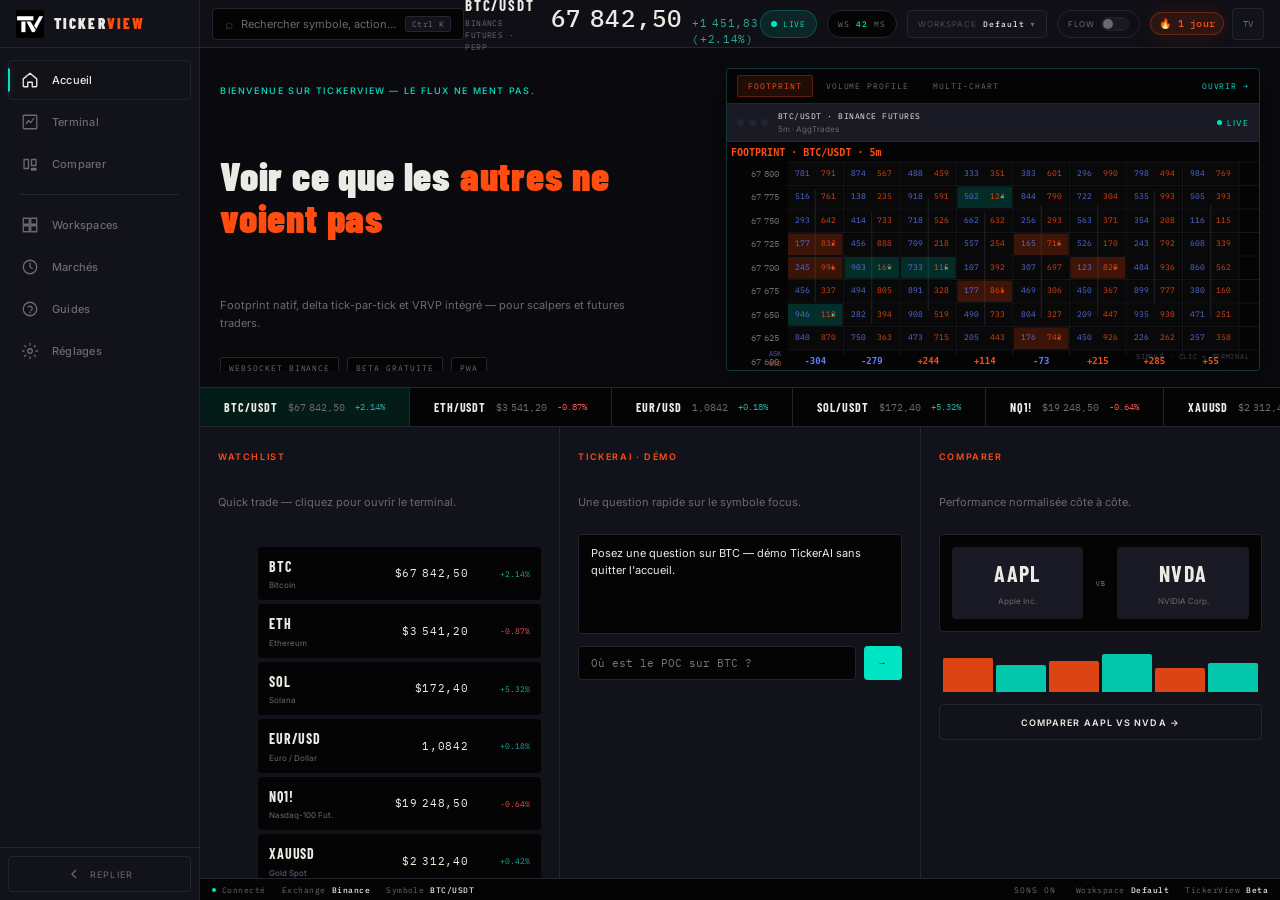
<file: TickerView/index.html>
<!DOCTYPE html>
<html lang="fr" data-theme="dark">
<head>
<meta charset="UTF-8">
<meta name="viewport" content="width=device-width, initial-scale=1.0">
<meta name="theme-color" content="#040405">
<title>TickerView — Terminal Orderflow & Footprint Chart Temps Réel</title>
<meta name="description" content="TickerView est un terminal d'analyse orderflow pour futures traders. Footprint Chart, Delta, Volume Profile (VRVP) sur Binance, CME et Forex — données WebSocket, <50ms.">
<meta name="keywords" content="orderflow, footprint chart, volume profile, delta, CVD, scalping, futures trading, Binance, analyse technique, crypto trading">
<meta name="robots" content="index, follow">
<meta name="author" content="TickerView — Beta Capital Enterprise">
<link rel="canonical" href="https://tickerview.app/">
<meta property="og:type" content="website">
<meta property="og:url" content="https://tickerview.app/">
<meta property="og:title" content="TickerView — Terminal Orderflow & Footprint Chart">
<meta property="og:description" content="Footprint Chart natif, Orderflow Delta tick-par-tick, Volume Profile VRVP. Web app — aucune installation. Beta gratuite.">
<meta property="og:image" content="https://tickerview.app/og-image.jpg">
<meta property="og:locale" content="fr_FR">
<link rel="manifest" href="manifest.json">
<link rel="apple-touch-icon" href="src/assets/icons/icon-192.png">
<link rel="preconnect" href="https://fonts.googleapis.com">
<link rel="preconnect" href="https://fonts.gstatic.com" crossorigin>
<link href="https://fonts.googleapis.com/css2?family=Barlow+Condensed:wght@400;700;900&family=IBM+Plex+Mono:wght@400;500&family=Inter:wght@400;500;600&display=swap" rel="stylesheet">
<link rel="stylesheet" href="src/styles/tokens-cinematic.css">
<link rel="stylesheet" href="src/styles/app-shell.css">
<link rel="stylesheet" href="src/styles/command-palette.css">
<link rel="stylesheet" href="src/styles/home.css">
<link rel="stylesheet" href="src/styles/panels.css">
<script type="application/ld+json">
{
  "@context": "https://schema.org",
  "@type": "SoftwareApplication",
  "name": "TickerView",
  "applicationCategory": "FinanceApplication",
  "operatingSystem": "Web",
  "description": "Terminal d'analyse orderflow et footprint chart pour futures traders.",
  "offers": { "@type": "Offer", "price": "0", "priceCurrency": "EUR" },
  "url": "https://tickerview.app"
}
</script>
</head>

<body>
<div class="app-shell__grain" aria-hidden="true"></div>
<div class="app-shell" id="app-shell" data-page="home">

  <aside class="app-sidebar" role="navigation" aria-label="Navigation principale">
    <a class="app-sidebar__brand" href="index.html" aria-label="TickerView — Accueil">
      <span class="app-sidebar__brand-mark">
        <img class="app-sidebar__logo-img"
             src="src/assets/icons/logo-dark.png"
             data-logo-dark="src/assets/icons/logo-dark.png"
             data-logo-light="src/assets/icons/logo-light.png"
             alt="TickerView" width="28" height="28">
      </span>
      <span class="app-sidebar__brand-text">TICKER<em>VIEW</em></span>
    </a>
    <nav class="app-sidebar__nav">
      <a class="app-sidebar__link is-active" href="index.html" data-nav="home">
        <span class="app-sidebar__icon" aria-hidden="true">
          <svg viewBox="0 0 24 24"><path d="M3 10.5 12 3l9 7.5V20a1 1 0 0 1-1 1h-5v-6H9v6H4a1 1 0 0 1-1-1v-9.5Z"/></svg>
        </span>
        <span class="app-sidebar__label">Accueil</span>
      </a>
      <a class="app-sidebar__link" href="stock.html" data-nav="terminal">
        <span class="app-sidebar__icon" aria-hidden="true">
          <svg viewBox="0 0 24 24"><rect x="3" y="3" width="18" height="18" rx="1"/><path d="M7 14l3-4 3 3 4-6"/></svg>
        </span>
        <span class="app-sidebar__label">Terminal</span>
      </a>
      <a class="app-sidebar__link" href="compare.html" data-nav="compare">
        <span class="app-sidebar__icon" aria-hidden="true">
          <svg viewBox="0 0 24 24"><path d="M4 6h6v12H4zM14 6h6v8h-6z"/><path d="M14 18h6v2h-6z"/></svg>
        </span>
        <span class="app-sidebar__label">Comparer</span>
      </a>
      <div class="app-sidebar__sep" role="separator"></div>
      <a class="app-sidebar__link" href="#" data-nav="workspaces">
        <span class="app-sidebar__icon" aria-hidden="true">
          <svg viewBox="0 0 24 24"><rect x="3" y="3" width="8" height="8"/><rect x="13" y="3" width="8" height="8"/><rect x="3" y="13" width="8" height="8"/><rect x="13" y="13" width="8" height="8"/></svg>
        </span>
        <span class="app-sidebar__label">Workspaces</span>
      </a>
      <a class="app-sidebar__link" href="#instruments" data-nav="markets">
        <span class="app-sidebar__icon" aria-hidden="true">
          <svg viewBox="0 0 24 24"><circle cx="12" cy="12" r="9"/><path d="M12 7v5l3 2"/></svg>
        </span>
        <span class="app-sidebar__label">Marchés</span>
      </a>
      <a class="app-sidebar__link" href="#home-help" data-nav="guides">
        <span class="app-sidebar__icon" aria-hidden="true">
          <svg viewBox="0 0 24 24"><circle cx="12" cy="12" r="9"/><path d="M9.5 9.5a3 3 0 1 1 4.2 4.2"/><path d="M12 16v1"/></svg>
        </span>
        <span class="app-sidebar__label">Guides</span>
      </a>
      <a class="app-sidebar__link" href="#" data-nav="settings">
        <span class="app-sidebar__icon" aria-hidden="true">
          <svg viewBox="0 0 24 24"><circle cx="12" cy="12" r="3"/><path d="M12 2v2M12 20v2M4.9 4.9l1.4 1.4M17.7 17.7l1.4 1.4M2 12h2M20 12h2M4.9 19.1l1.4-1.4M17.7 6.3l1.4-1.4"/></svg>
        </span>
        <span class="app-sidebar__label">Réglages</span>
      </a>
    </nav>
    <div class="app-sidebar__footer">
      <button type="button" class="app-sidebar__toggle" data-shell-toggle-sidebar aria-label="Replier la barre latérale" aria-expanded="true">
        <svg viewBox="0 0 24 24" aria-hidden="true"><path d="M15 6l-6 6 6 6"/></svg>
        <span class="app-sidebar__toggle-label">Replier</span>
      </button>
    </div>
  </aside>

  <div class="app-main">
    <header class="app-topbar" role="banner">
      <button type="button" class="app-topbar__search" data-shell-cmd-palette aria-label="Ouvrir la palette de commandes (Ctrl+K)">
        <span class="app-topbar__search-icon" aria-hidden="true">⌕</span>
        <span>Rechercher symbole, action…</span>
        <kbd>Ctrl K</kbd>
      </button>
      <div class="app-topbar__focus" aria-live="polite" aria-atomic="true">
        <div>
          <div class="app-topbar__symbol" data-shell-symbol>BTC/USDT</div>
          <div class="app-topbar__venue" data-shell-venue>Binance Futures · PERP</div>
        </div>
        <div class="app-topbar__price-block">
          <span class="app-topbar__price data-value" data-shell-price>67 842.50</span>
          <span class="app-topbar__change is-up data-value" data-shell-change>+1 450.42 (+2.14%)</span>
        </div>
      </div>
      <div class="app-topbar__actions">
        <span class="app-topbar__pill app-topbar__pill--live">
          <span class="app-topbar__live-dot" aria-hidden="true"></span>LIVE
        </span>
        <span class="app-topbar__pill app-topbar__latency">WS <strong data-shell-latency>42</strong>ms</span>
        <button type="button" class="app-topbar__flow" data-shell-toggle-flow aria-pressed="false" aria-label="Activer le mode Flow">
          <span>Flow</span>
          <span class="app-topbar__flow-track" aria-hidden="true"><span class="app-topbar__flow-thumb"></span></span>
        </button>
        <div class="app-topbar__user-cluster">
          <span class="app-topbar__streak" data-shell-streak aria-label="Série d'analyse">🔥 1 jour</span>
          <button type="button" class="app-topbar__user" aria-label="Profil utilisateur"><span aria-hidden="true">TV</span></button>
        </div>
      </div>
    </header>

    <main id="app-content" role="main" tabindex="-1">
      <div class="home-cockpit">
        <section class="cockpit-hero" aria-labelledby="cockpit-hero-title">
          <div class="cockpit-hero__copy">
            <p class="cockpit-hero__eyebrow">Terminal orderflow · Web App · &lt;50ms</p>
            <h1 class="cockpit-hero__title" id="cockpit-hero-title">Voir ce que les <em>autres ne voient pas</em></h1>
            <p class="cockpit-hero__sub">Footprint natif, delta tick-par-tick et VRVP intégré — pour scalpers et futures traders.</p>
            <div class="cockpit-hero__tags">
              <span class="cockpit-hero__tag">WebSocket Binance</span>
              <span class="cockpit-hero__tag">Beta gratuite</span>
              <span class="cockpit-hero__tag">PWA</span>
            </div>
            <div class="cockpit-hero__actions">
              <a href="stock.html?sym=BTC" class="cockpit-btn cockpit-btn--primary">Ouvrir le terminal →</a>
              <button type="button" class="cockpit-btn cockpit-btn--ai" id="home-ai-cta">Essayer TickerAI</button>
            </div>
          </div>
          <div class="cockpit-preview" aria-label="Aperçu footprint interactif">
            <div class="cockpit-preview__head">
              <div class="cockpit-preview__tabs" role="tablist">
                <button type="button" class="cockpit-preview__tab ptab active" role="tab" aria-selected="true">Footprint</button>
                <button type="button" class="cockpit-preview__tab ptab" role="tab">Volume Profile</button>
                <button type="button" class="cockpit-preview__tab ptab" role="tab">Multi-Chart</button>
              </div>
              <a href="stock.html?sym=BTC" class="cockpit-preview__open" data-preview-open>Ouvrir →</a>
            </div>
            <div class="cockpit-preview__frame preview-frame">
              <div class="preview-topbar">
                <div class="ptb-dots" aria-hidden="true"><div class="ptb-dot"></div><div class="ptb-dot"></div><div class="ptb-dot"></div></div>
                <div class="ptb-meta"><span class="ptb-sym">BTC/USDT · BINANCE FUTURES</span><span class="ptb-tf">5m · AggTrades</span></div>
                <div class="ptb-live"><span class="ptb-live-dot"></span><span>LIVE</span></div>
              </div>
              <div class="preview-canvas-wrap">
                <canvas id="preview-canvas" aria-label="Aperçu footprint TickerView"></canvas>
                <div class="preview-badge">Simulé · Clic = Terminal</div>
              </div>
            </div>
          </div>
        </section>

        <div class="cockpit-tape ticker-tape-wrap" aria-label="Flux de prix en direct">
          <div class="ticker-tape-inner" id="tape"></div>
        </div>

        <section class="cockpit-actions" aria-label="Actions rapides">
          <article class="cockpit-card" aria-labelledby="card-watchlist">
            <h2 class="cockpit-card__label" id="card-watchlist">Watchlist</h2>
            <p class="cockpit-card__hint">Quick trade — cliquez pour ouvrir le terminal.</p>
            <ul class="cockpit-watchlist" id="cockpit-watchlist"></ul>
          </article>
          <article class="cockpit-card" aria-labelledby="card-ai">
            <h2 class="cockpit-card__label" id="card-ai">TickerAI · Démo</h2>
            <p class="cockpit-card__hint">Une question rapide sur le symbole focus.</p>
            <div class="cockpit-ai__out" id="home-ai-out" role="status"></div>
            <div class="cockpit-ai__row">
              <input type="text" id="home-ai-input" class="cockpit-ai__input" placeholder="Où est le POC sur BTC ?" aria-label="Question TickerAI" autocomplete="off" spellcheck="false">
              <button type="button" id="home-ai-send" class="cockpit-ai__send">→</button>
            </div>
          </article>
          <article class="cockpit-card" aria-labelledby="card-compare">
            <h2 class="cockpit-card__label" id="card-compare">Comparer</h2>
            <p class="cockpit-card__hint">Performance normalisée côte à côte.</p>
            <div class="cockpit-compare__pair">
              <div class="cockpit-compare__sym"><strong>AAPL</strong><span>Apple Inc.</span></div>
              <span class="cockpit-compare__vs">vs</span>
              <div class="cockpit-compare__sym"><strong>NVDA</strong><span>NVIDIA Corp.</span></div>
            </div>
            <div class="cockpit-compare__spark" aria-hidden="true">
              <div class="cockpit-compare__bar cockpit-compare__bar--a" style="height:72%"></div>
              <div class="cockpit-compare__bar cockpit-compare__bar--b" style="height:58%"></div>
              <div class="cockpit-compare__bar cockpit-compare__bar--a" style="height:65%"></div>
              <div class="cockpit-compare__bar cockpit-compare__bar--b" style="height:80%"></div>
              <div class="cockpit-compare__bar cockpit-compare__bar--a" style="height:50%"></div>
              <div class="cockpit-compare__bar cockpit-compare__bar--b" style="height:62%"></div>
            </div>
            <button type="button" class="cockpit-btn cockpit-btn--ghost" id="cockpit-compare-go" style="width:100%">Comparer AAPL vs NVDA →</button>
          </article>
        </section>

        <section class="cockpit-instruments" id="instruments" aria-labelledby="instruments-heading">
          <div class="cockpit-instruments__head">
            <h2 class="cockpit-instruments__title" id="instruments-heading">Instruments actifs</h2>
            <div class="cockpit-filters" id="instruments-filters" role="group" aria-label="Filtrer par marché">
              <button type="button" class="cockpit-filter is-active" data-filter="all">Tous</button>
              <button type="button" class="cockpit-filter" data-filter="crypto">Crypto</button>
              <button type="button" class="cockpit-filter" data-filter="futures">Futures</button>
              <button type="button" class="cockpit-filter" data-filter="fx">FX</button>
            </div>
            <span class="cockpit-instruments__count" id="instruments-count">06 / 6+</span>
          </div>
          <div class="instruments-grid" id="instruments-grid" role="list"></div>
        </section>

        <details class="home-help" id="home-help">
          <summary>Aide rapide &amp; FAQ</summary>
          <div class="home-help__body">
            <div class="home-help__row"><span class="home-help__q">Marchés</span><p class="home-help__a"><strong>Crypto Futures</strong> (Binance, OKX, Bybit) · <strong>Forex</strong> · <strong>CME</strong> (NQ, ES) — actions US en bêta.</p></div>
            <div class="home-help__row"><span class="home-help__q">Données</span><p class="home-help__a">Stream <strong>AggTrades WebSocket</strong> — latence médiane <strong>&lt;50ms</strong>.</p></div>
            <div class="home-help__row"><span class="home-help__q">vs TradingView</span><p class="home-help__a"><strong>Footprint natif</strong>, delta tick-par-tick et VRVP sans plugin payant.</p></div>
            <div class="home-help__row"><span class="home-help__q">Tarif</span><p class="home-help__a"><strong>Beta gratuite</strong>, sans inscription obligatoire.</p></div>
          </div>
        </details>

        <p class="home-footer">© 2026 TickerView — Données informatives uniquement. Pas de conseil en investissement.</p>
      </div>
    </main>

    <footer class="app-statusbar" role="contentinfo" aria-label="Barre de statut">
      <div class="app-statusbar__left">
        <span class="app-statusbar__item"><span class="app-statusbar__dot" aria-hidden="true"></span><span>Connecté</span></span>
        <span class="app-statusbar__item">Exchange <strong data-shell-exchange>Binance</strong></span>
        <span class="app-statusbar__item">Symbole <strong data-shell-status-symbol>BTC/USDT</strong></span>
      </div>
      <div class="app-statusbar__right">
        <span class="app-statusbar__item">Workspace <strong data-shell-workspace-name>Default</strong></span>
        <span class="app-statusbar__item">TickerView <strong>Beta</strong></span>
      </div>
    </footer>
  </div>
</div>

<script type="module">
import { initHome } from './src/pages/Home/home.js';
initHome();
if ('serviceWorker' in navigator) {
  navigator.serviceWorker.register('/sw.js').catch(() => {});
}
</script>
</body>
</html>
</file>
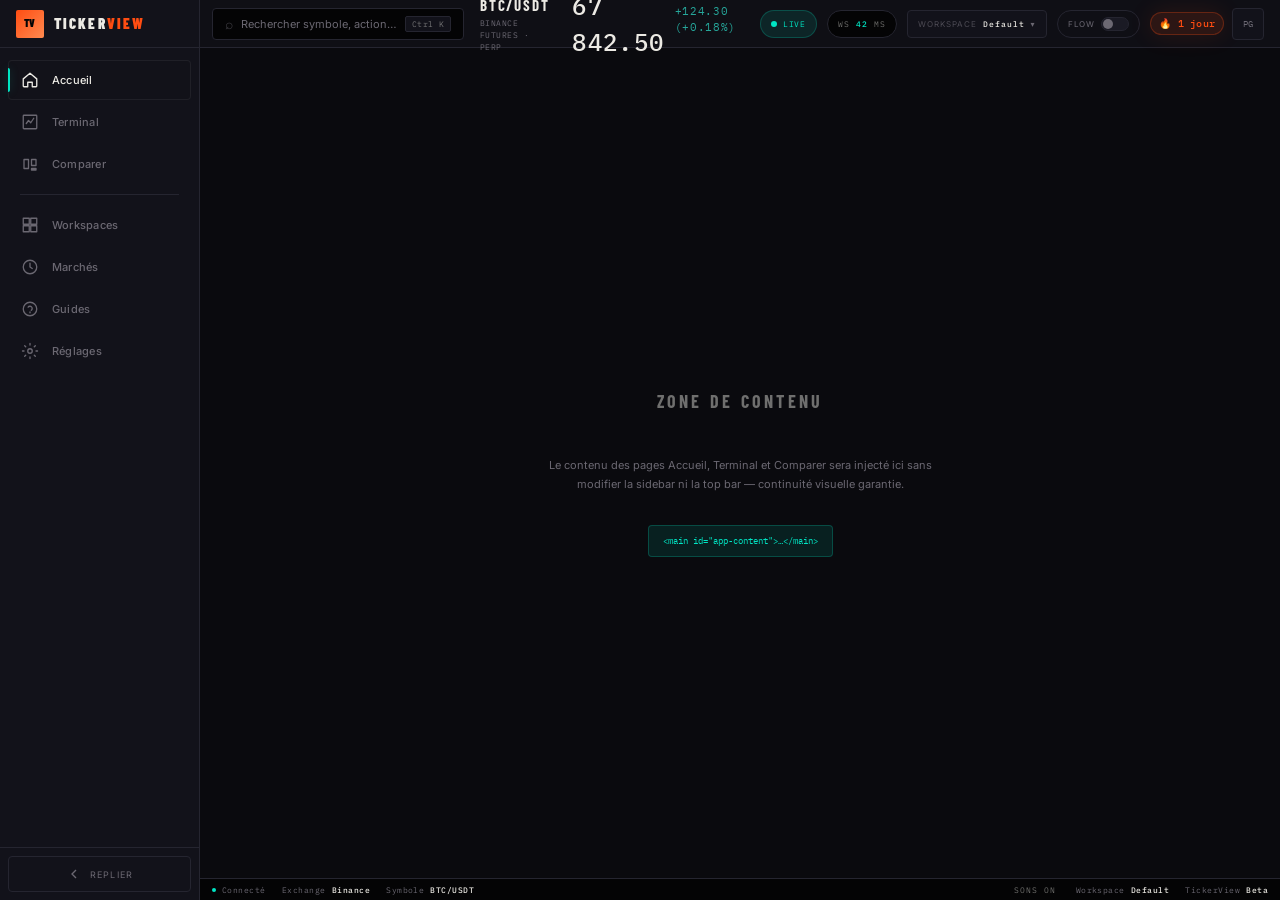
<file: TickerView/app-shell.html>
<!DOCTYPE html>
<html lang="fr" data-theme="dark">
<head>
<!-- ══════════════════════════════════════════════════════════
     TICKERVIEW — App Shell (Phase P0 + P1)
     app-shell.html

     Coque vide : sidebar + top bar + #app-content + status bar.
     Les pages (index, stock, compare) s’injecteront dans #app-content
     lors des phases suivantes.

     Styles :
       src/styles/tokens-cinematic.css  — design tokens
       src/styles/app-shell.css         — layout shell
     Script :
       src/js/appShell.js               — sidebar, flow, Ctrl+K stub
══════════════════════════════════════════════════════════════ -->
<meta charset="UTF-8">
<meta name="viewport" content="width=device-width, initial-scale=1.0">
<meta name="theme-color" content="#040405">
<title>TickerView — Terminal</title>
<meta name="robots" content="noindex, nofollow">

<link rel="manifest" href="manifest.json">
<link rel="apple-touch-icon" href="src/assets/icons/icon-192.png">

<link rel="preconnect" href="https://fonts.googleapis.com">
<link rel="preconnect" href="https://fonts.gstatic.com" crossorigin>
<link href="https://fonts.googleapis.com/css2?family=Barlow+Condensed:wght@400;700;900&family=IBM+Plex+Mono:wght@400;500&family=Inter:wght@400;500;600&display=swap" rel="stylesheet">

<link rel="stylesheet" href="src/styles/tokens-cinematic.css">
<link rel="stylesheet" href="src/styles/app-shell.css">
<link rel="stylesheet" href="src/styles/command-palette.css">
</head>

<body>

<!-- Grain cinématique (désactivé visuellement en Flow Mode via CSS) -->
<div class="app-shell__grain" aria-hidden="true"></div>

<div class="app-shell" id="app-shell">

  <!-- ═══════════════════════════════════════════════════════
       SIDEBAR GAUCHE — navigation fixe, repliable 200px ↔ 64px
  ═══════════════════════════════════════════════════════ -->
  <aside class="app-sidebar" role="navigation" aria-label="Navigation principale">

    <a class="app-sidebar__brand" href="index.html" aria-label="TickerView — Accueil">
      <span class="app-sidebar__brand-mark" aria-hidden="true">TV</span>
      <span class="app-sidebar__brand-text">TICKER<em>VIEW</em></span>
    </a>

    <nav class="app-sidebar__nav">

      <a class="app-sidebar__link is-active" href="index.html" data-nav="home">
        <span class="app-sidebar__icon" aria-hidden="true">
          <svg viewBox="0 0 24 24"><path d="M3 10.5 12 3l9 7.5V20a1 1 0 0 1-1 1h-5v-6H9v6H4a1 1 0 0 1-1-1v-9.5Z"/></svg>
        </span>
        <span class="app-sidebar__label">Accueil</span>
      </a>

      <a class="app-sidebar__link" href="stock.html" data-nav="terminal">
        <span class="app-sidebar__icon" aria-hidden="true">
          <svg viewBox="0 0 24 24"><rect x="3" y="3" width="18" height="18" rx="1"/><path d="M7 14l3-4 3 3 4-6"/></svg>
        </span>
        <span class="app-sidebar__label">Terminal</span>
      </a>

      <a class="app-sidebar__link" href="compare.html" data-nav="compare">
        <span class="app-sidebar__icon" aria-hidden="true">
          <svg viewBox="0 0 24 24"><path d="M4 6h6v12H4zM14 6h6v8h-6z"/><path d="M14 18h6v2h-6z"/></svg>
        </span>
        <span class="app-sidebar__label">Comparer</span>
      </a>

      <div class="app-sidebar__sep" role="separator"></div>

      <a class="app-sidebar__link" href="#" data-nav="workspaces" title="Workspaces sauvegardés">
        <span class="app-sidebar__icon" aria-hidden="true">
          <svg viewBox="0 0 24 24"><rect x="3" y="3" width="8" height="8"/><rect x="13" y="3" width="8" height="8"/><rect x="3" y="13" width="8" height="8"/><rect x="13" y="13" width="8" height="8"/></svg>
        </span>
        <span class="app-sidebar__label">Workspaces</span>
      </a>

      <a class="app-sidebar__link" href="index.html#instruments" data-nav="markets">
        <span class="app-sidebar__icon" aria-hidden="true">
          <svg viewBox="0 0 24 24"><circle cx="12" cy="12" r="9"/><path d="M12 7v5l3 2"/></svg>
        </span>
        <span class="app-sidebar__label">Marchés</span>
      </a>

      <a class="app-sidebar__link" href="index.html#guides" data-nav="guides">
        <span class="app-sidebar__icon" aria-hidden="true">
          <svg viewBox="0 0 24 24"><circle cx="12" cy="12" r="9"/><path d="M9.5 9.5a3 3 0 1 1 4.2 4.2"/><path d="M12 16v1"/></svg>
        </span>
        <span class="app-sidebar__label">Guides</span>
      </a>

      <a class="app-sidebar__link" href="#" data-nav="settings" title="Phase P5">
        <span class="app-sidebar__icon" aria-hidden="true">
          <svg viewBox="0 0 24 24"><circle cx="12" cy="12" r="3"/><path d="M12 2v2M12 20v2M4.9 4.9l1.4 1.4M17.7 17.7l1.4 1.4M2 12h2M20 12h2M4.9 19.1l1.4-1.4M17.7 6.3l1.4-1.4"/></svg>
        </span>
        <span class="app-sidebar__label">Réglages</span>
      </a>

    </nav>

    <div class="app-sidebar__footer">
      <button
        type="button"
        class="app-sidebar__toggle"
        data-shell-toggle-sidebar
        aria-label="Replier la barre latérale"
        aria-expanded="true"
      >
        <svg viewBox="0 0 24 24" aria-hidden="true"><path d="M15 6l-6 6 6 6"/></svg>
        <span class="app-sidebar__toggle-label">Replier</span>
      </button>
    </div>

  </aside>

  <!-- ═══════════════════════════════════════════════════════
       COLONNE PRINCIPALE
  ═══════════════════════════════════════════════════════ -->
  <div class="app-main">

    <!-- TOP BAR — identique sur toutes les pages (positions fixes) -->
    <header class="app-topbar" role="banner">

      <button
        type="button"
        class="app-topbar__search"
        data-shell-cmd-palette
        aria-label="Ouvrir la palette de commandes (Ctrl+K)"
      >
        <span class="app-topbar__search-icon" aria-hidden="true">⌕</span>
        <span>Rechercher symbole, action…</span>
        <kbd>Ctrl K</kbd>
      </button>

      <div class="app-topbar__focus" aria-live="polite" aria-atomic="true">
        <div>
          <div class="app-topbar__symbol" data-shell-symbol>BTC/USDT</div>
          <div class="app-topbar__venue" data-shell-venue>Binance Futures · PERP</div>
        </div>
        <div class="app-topbar__price-block">
          <span class="app-topbar__price data-value" data-shell-price>67 842.50</span>
          <span class="app-topbar__change is-up data-value" data-shell-change>+124.30 (+0.18%)</span>
        </div>
      </div>

      <div class="app-topbar__actions">

        <span class="app-topbar__pill app-topbar__pill--live" title="Flux WebSocket actif">
          <span class="app-topbar__live-dot" aria-hidden="true"></span>
          LIVE
        </span>

        <span class="app-topbar__pill app-topbar__latency" title="Latence médiane">
          WS <strong data-shell-latency>42</strong>ms
        </span>

        <button
          type="button"
          class="app-topbar__flow"
          data-shell-toggle-flow
          aria-pressed="false"
          aria-label="Activer le mode Flow"
        >
          <span>Flow</span>
          <span class="app-topbar__flow-track" aria-hidden="true">
            <span class="app-topbar__flow-thumb"></span>
          </span>
        </button>

        <div class="app-topbar__user-cluster">
          <span class="app-topbar__streak" data-shell-streak aria-label="Série d'analyse">🔥 1 jour</span>
          <button type="button" class="app-topbar__user" aria-label="Profil utilisateur">
            <span aria-hidden="true">PG</span>
          </button>
        </div>

      </div>
    </header>

    <!-- ZONE D'INJECTION — contenu des pages futures -->
    <main id="app-content" role="main" tabindex="-1">

      <!-- Placeholder : retirer lors du branchement des vraies pages -->
      <div class="app-content__placeholder">
        <p class="app-content__placeholder-title">Zone de contenu</p>
        <p class="app-content__placeholder-desc">
          Le contenu des pages Accueil, Terminal et Comparer sera injecté ici
          sans modifier la sidebar ni la top bar — continuité visuelle garantie.
        </p>
        <code class="app-content__placeholder-code">&lt;main id="app-content"&gt;…&lt;/main&gt;</code>
      </div>

    </main>

    <!-- STATUS BAR -->
    <footer class="app-statusbar" role="contentinfo" aria-label="Barre de statut">

      <div class="app-statusbar__left">
        <span class="app-statusbar__item">
          <span class="app-statusbar__dot" aria-hidden="true"></span>
          <span>Connecté</span>
        </span>
        <span class="app-statusbar__item">
          Exchange <strong>Binance</strong>
        </span>
        <span class="app-statusbar__item">
          Symbole <strong data-shell-status-symbol>BTC/USDT</strong>
        </span>
      </div>

      <div class="app-statusbar__right">
        <span class="app-statusbar__item">
          Workspace <strong data-shell-workspace-name>Default</strong>
        </span>
        <span class="app-statusbar__item">
          TickerView <strong>Beta</strong>
        </span>
      </div>

    </footer>

  </div>
</div>

<script type="module">
import { initAppShell } from './src/js/appShell.js';
initAppShell();
</script>

</body>
</html>
</file>
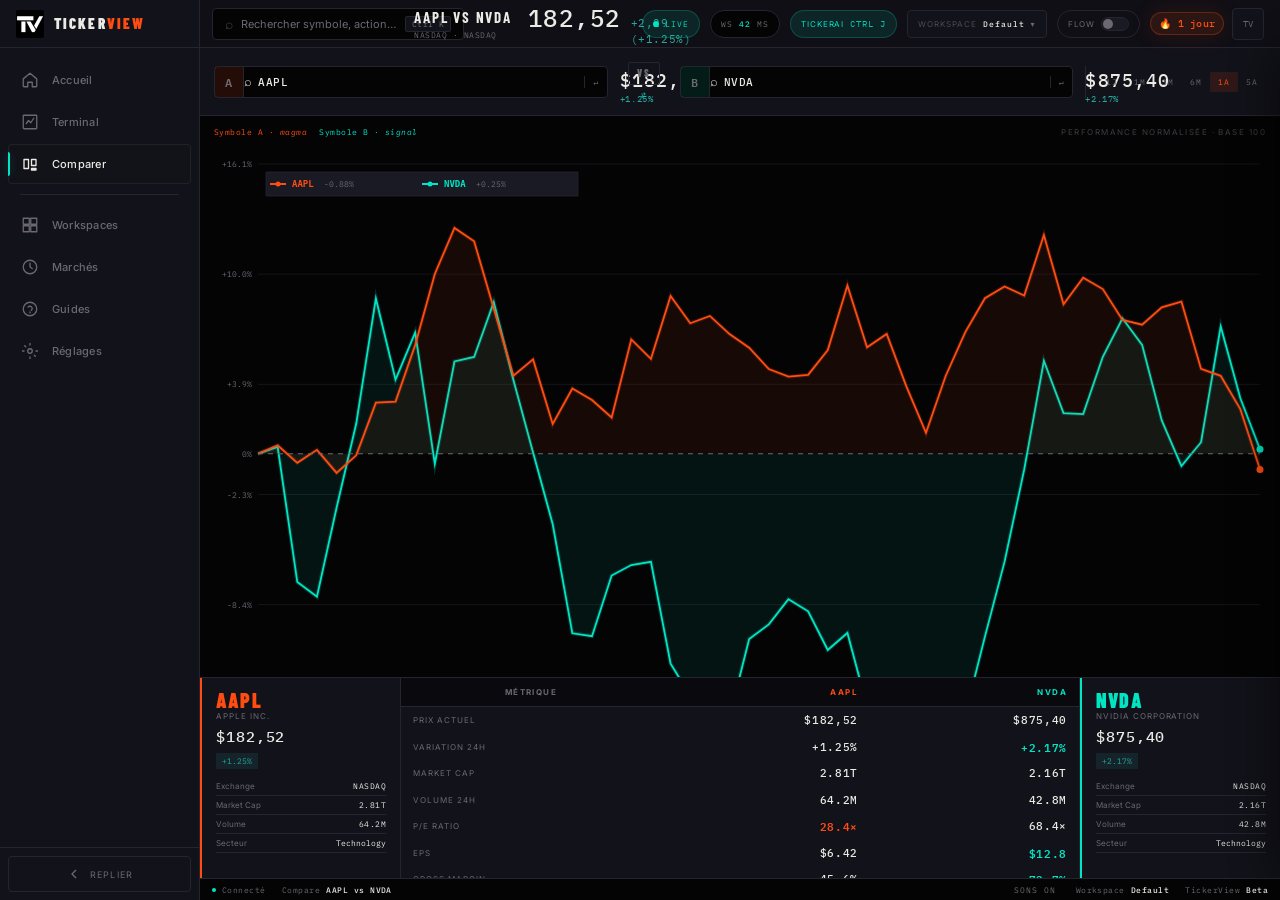
<file: TickerView/compare.html>
<!DOCTYPE html>
<html lang="fr" data-theme="dark">
<head>
<meta charset="UTF-8">
<meta name="viewport" content="width=device-width, initial-scale=1.0">
<meta name="theme-color" content="#040405">
<title>Comparer — TickerView</title>
<meta name="description" content="Comparez deux instruments : performance normalisée, métriques et orderflow.">
<meta name="robots" content="index, follow">
<meta property="og:type" content="website">
<meta property="og:url" content="https://tickerview.app/compare">
<meta property="og:title" content="Comparer deux instruments — TickerView">
<meta property="og:locale" content="fr_FR">
<link rel="manifest" href="manifest.json">
<link rel="apple-touch-icon" href="src/assets/icons/icon-192.png">
<link rel="preconnect" href="https://fonts.googleapis.com">
<link rel="preconnect" href="https://fonts.gstatic.com" crossorigin>
<link href="https://fonts.googleapis.com/css2?family=Barlow+Condensed:wght@400;700;900&family=IBM+Plex+Mono:wght@400;500&family=Inter:wght@400;500;600&display=swap" rel="stylesheet">
<link rel="stylesheet" href="src/styles/variables.css">
<link rel="stylesheet" href="src/styles/app-shell.css">
<link rel="stylesheet" href="src/styles/command-palette.css">
<link rel="stylesheet" href="src/styles/terminal.css">
<link rel="stylesheet" href="src/styles/compare.css">
<link rel="stylesheet" href="src/styles/panels.css">
</head>
<body>

<div class="app-shell__grain" aria-hidden="true"></div>
<div class="app-shell" id="app-shell" data-page="compare">

  <aside class="app-sidebar" role="navigation" aria-label="Navigation principale">
    <a class="app-sidebar__brand" href="index.html">
      <span class="app-sidebar__brand-mark">
        <img class="app-sidebar__logo-img"
             src="src/assets/icons/logo-dark.png"
             data-logo-dark="src/assets/icons/logo-dark.png"
             data-logo-light="src/assets/icons/logo-light.png"
             alt="TickerView" width="28" height="28">
      </span>
      <span class="app-sidebar__brand-text">TICKER<em>VIEW</em></span>
    </a>
    <nav class="app-sidebar__nav">
      <a class="app-sidebar__link" href="index.html" data-nav="home">
        <span class="app-sidebar__icon" aria-hidden="true"><svg viewBox="0 0 24 24"><path d="M3 10.5 12 3l9 7.5V20a1 1 0 0 1-1 1h-5v-6H9v6H4a1 1 0 0 1-1-1v-9.5Z"/></svg></span>
        <span class="app-sidebar__label">Accueil</span>
      </a>
      <a class="app-sidebar__link" href="stock.html" data-nav="terminal">
        <span class="app-sidebar__icon" aria-hidden="true"><svg viewBox="0 0 24 24"><rect x="3" y="3" width="18" height="18" rx="1"/><path d="M7 14l3-4 3 3 4-6"/></svg></span>
        <span class="app-sidebar__label">Terminal</span>
      </a>
      <a class="app-sidebar__link is-active" href="compare.html" data-nav="compare">
        <span class="app-sidebar__icon" aria-hidden="true"><svg viewBox="0 0 24 24"><path d="M4 6h6v12H4zM14 6h6v8h-6z"/><path d="M14 18h6v2h-6z"/></svg></span>
        <span class="app-sidebar__label">Comparer</span>
      </a>
      <div class="app-sidebar__sep" role="separator"></div>
      <a class="app-sidebar__link" href="#" data-nav="workspaces">
        <span class="app-sidebar__icon" aria-hidden="true"><svg viewBox="0 0 24 24"><rect x="3" y="3" width="8" height="8"/><rect x="13" y="3" width="8" height="8"/><rect x="3" y="13" width="8" height="8"/><rect x="13" y="13" width="8" height="8"/></svg></span>
        <span class="app-sidebar__label">Workspaces</span>
      </a>
      <a class="app-sidebar__link" href="index.html#instruments" data-nav="markets">
        <span class="app-sidebar__icon" aria-hidden="true"><svg viewBox="0 0 24 24"><circle cx="12" cy="12" r="9"/><path d="M12 7v5l3 2"/></svg></span>
        <span class="app-sidebar__label">Marchés</span>
      </a>
      <a class="app-sidebar__link" href="index.html#home-help" data-nav="guides">
        <span class="app-sidebar__icon" aria-hidden="true"><svg viewBox="0 0 24 24"><circle cx="12" cy="12" r="9"/><path d="M9.5 9.5a3 3 0 1 1 4.2 4.2"/><path d="M12 16v1"/></svg></span>
        <span class="app-sidebar__label">Guides</span>
      </a>
      <a class="app-sidebar__link" href="#" data-nav="settings">
        <span class="app-sidebar__icon" aria-hidden="true"><svg viewBox="0 0 24 24"><circle cx="12" cy="12" r="3"/><path d="M12 2v2M12 20v2M4.9 4.9l1.4 1.4M17.7 17.7l1.4 1.4M2 12h2M20 12h2"/></svg></span>
        <span class="app-sidebar__label">Réglages</span>
      </a>
    </nav>
    <div class="app-sidebar__footer">
      <button type="button" class="app-sidebar__toggle" data-shell-toggle-sidebar aria-expanded="true">
        <svg viewBox="0 0 24 24" aria-hidden="true"><path d="M15 6l-6 6 6 6"/></svg>
        <span class="app-sidebar__toggle-label">Replier</span>
      </button>
    </div>
  </aside>

  <div class="app-main">
    <header class="app-topbar" role="banner">
      <button type="button" class="app-topbar__search" data-shell-cmd-palette aria-label="Palette de commandes (Ctrl+K)">
        <span class="app-topbar__search-icon" aria-hidden="true">⌕</span>
        <span>Rechercher symbole, action…</span>
        <kbd>Ctrl K</kbd>
      </button>
      <div class="app-topbar__focus" aria-live="polite">
        <div>
          <div class="app-topbar__symbol" data-shell-symbol>AAPL vs NVDA</div>
          <div class="app-topbar__venue" data-shell-venue>NASDAQ</div>
        </div>
        <div class="app-topbar__price-block">
          <span class="app-topbar__price data-value" data-shell-price>—</span>
          <span class="app-topbar__change is-up data-value" data-shell-change>—</span>
        </div>
      </div>
      <div class="app-topbar__actions">
        <span class="app-topbar__pill app-topbar__pill--live"><span class="app-topbar__live-dot"></span>LIVE</span>
        <span class="app-topbar__pill app-topbar__latency">WS <strong data-shell-latency>42</strong>ms</span>
        <button type="button" class="app-topbar__ai" data-shell-toggle-ai aria-pressed="false">TickerAI <kbd>Ctrl J</kbd></button>
        <button type="button" class="app-topbar__flow" data-shell-toggle-flow aria-pressed="false">
          <span>Flow</span><span class="app-topbar__flow-track"><span class="app-topbar__flow-thumb"></span></span>
        </button>
        <div class="app-topbar__user-cluster">
          <span class="app-topbar__streak" data-shell-streak aria-label="Série d'analyse">🔥 1 jour</span>
          <button type="button" class="app-topbar__user" aria-label="Profil"><span>TV</span></button>
        </div>
      </div>
    </header>

    <main id="app-content" role="main" tabindex="-1">
      <div class="compare-workspace">
        <header class="compare-header" role="banner" aria-label="Comparaison de symboles">
          <div class="ch-block ch-block--a">
            <div class="sym-search-wrap ch-search-a" id="sym-search-wrap-a">
              <span class="ch-tag ch-tag--a" aria-hidden="true">A</span>
              <span aria-hidden="true">⌕</span>
              <input type="text" id="search-input-a" class="ch-search-input" placeholder="SYM A" aria-label="Symbole A" autocomplete="off" spellcheck="false">
              <span>↵</span>
              <div id="search-dropdown-a" class="sym-search-dropdown hidden" role="listbox"></div>
            </div>
            <div class="ch-sym-info">
              <span class="ch-sym-fullname" id="ch-fullname-a">—</span>
              <span class="ch-sym-price data-value" id="ch-price-a">—</span>
              <span class="ch-sym-change data-value" id="ch-change-a">—</span>
            </div>
          </div>
          <div class="ch-versus">
            <div class="ch-vs-badge" aria-hidden="true">VS</div>
            <button type="button" class="ch-swap-btn" id="btn-swap" aria-label="Échanger les symboles">⇄</button>
          </div>
          <div class="ch-block ch-block--b">
            <div class="sym-search-wrap ch-search-b" id="sym-search-wrap-b">
              <span class="ch-tag ch-tag--b" aria-hidden="true">B</span>
              <span aria-hidden="true">⌕</span>
              <input type="text" id="search-input-b" class="ch-search-input" placeholder="SYM B" aria-label="Symbole B" autocomplete="off" spellcheck="false">
              <span>↵</span>
              <div id="search-dropdown-b" class="sym-search-dropdown hidden" role="listbox"></div>
            </div>
            <div class="ch-sym-info">
              <span class="ch-sym-fullname" id="ch-fullname-b">—</span>
              <span class="ch-sym-price data-value" id="ch-price-b">—</span>
              <span class="ch-sym-change data-value" id="ch-change-b">—</span>
            </div>
          </div>
          <div class="ch-divider" aria-hidden="true"></div>
          <div class="ch-tf-group" role="group" aria-label="Période">
            <button type="button" class="ct-btn" data-tf="1D">1J</button>
            <button type="button" class="ct-btn" data-tf="1M">1M</button>
            <button type="button" class="ct-btn" data-tf="3M">3M</button>
            <button type="button" class="ct-btn" data-tf="6M">6M</button>
            <button type="button" class="ct-btn active" data-tf="1Y">1A</button>
            <button type="button" class="ct-btn" data-tf="5Y">5A</button>
          </div>
        </header>

        <div class="compare-main" role="region" aria-label="Comparaison">
          <section class="compare-chart-section" aria-label="Performance normalisée">
            <div class="compare-chart-legend" aria-hidden="true">
              <span class="compare-legend__item compare-legend__item--a">Symbole A · <em class="legend-magma">magma</em></span>
              <span class="compare-legend__item compare-legend__item--b">Symbole B · <em class="legend-signal">signal</em></span>
            </div>
            <span class="compare-chart-label">Performance normalisée · base 100</span>
            <div class="compare-chart-wrap">
              <canvas id="compare-canvas" aria-label="Graphique comparatif"></canvas>
              <canvas id="compare-overlay" aria-hidden="true"></canvas>
            </div>
          </section>
          <div class="compare-bottom" aria-label="Métriques comparatives">
            <div class="compare-sym-card compare-sym-card--a" id="compare-card-a"></div>
            <div class="compare-metrics-wrap"><div id="compare-metrics-table" role="table"></div></div>
            <div class="compare-sym-card compare-sym-card--b" id="compare-card-b"></div>
          </div>
        </div>
      </div>
    </main>

    <footer class="app-statusbar" role="contentinfo">
      <div class="app-statusbar__left">
        <span class="app-statusbar__item"><span class="app-statusbar__dot"></span>Connecté</span>
        <span class="app-statusbar__item">Compare <strong data-shell-status-symbol>AAPL vs NVDA</strong></span>
      </div>
      <div class="app-statusbar__right">
        <span class="app-statusbar__item">Workspace <strong data-shell-workspace-name>Default</strong></span>
        <span class="app-statusbar__item">TickerView <strong>Beta</strong></span>
      </div>
    </footer>
  </div>

  <aside id="app-sidebar-right" class="app-drawer-ai" aria-label="TickerAI" aria-hidden="true">
    <div class="app-drawer-ai__head">
      <div class="app-drawer-ai__title"><span class="app-topbar__live-dot"></span>TickerAI</div>
      <button type="button" class="app-drawer-ai__close" data-ai-drawer-close aria-label="Fermer">×</button>
    </div>
    <div id="ai-panel">
      <div id="ai-messages" role="log"><p style="padding:14px;font-size:12px;color:var(--text-secondary)">TickerAI est disponible sur le terminal d'analyse.</p></div>
      <div id="ai-suggestions" style="display:none"></div>
      <div class="ai-input-row" style="display:none"><input id="ai-input"><button id="ai-send"></button></div>
    </div>
  </aside>

</div>

<script type="module" src="src/pages/Compare/compare.js"></script>
</body>
</html>
</file>
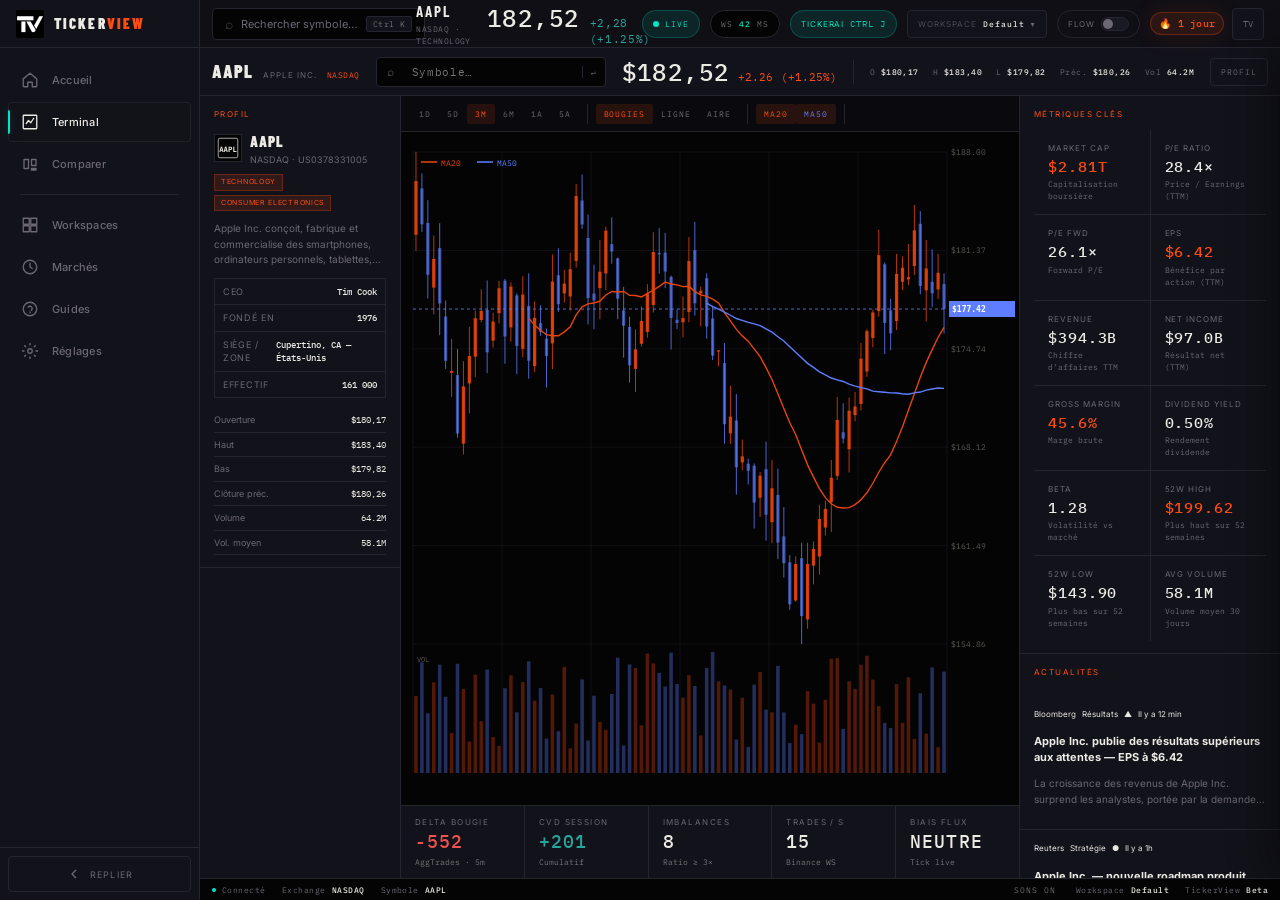
<file: TickerView/stock.html>
<!DOCTYPE html>
<html lang="fr" data-theme="dark">
<head>
<meta charset="UTF-8">
<meta name="viewport" content="width=device-width, initial-scale=1.0">
<meta name="theme-color" content="#040405">
<title>TickerView — Terminal Orderflow</title>
<meta name="description" content="Terminal d'analyse : graphique, orderflow delta, métriques et TickerAI.">
<meta name="robots" content="index, follow">
<meta property="og:type" content="website">
<meta property="og:url" content="https://tickerview.app/stock">
<meta property="og:title" content="TickerView — Terminal Orderflow">
<meta property="og:locale" content="fr_FR">
<script type="application/ld+json">
{"@context":"https://schema.org","@type":"WebPage","name":"TickerView — Terminal Orderflow","url":"https://tickerview.app/stock"}
</script>
<link rel="manifest" href="manifest.json">
<link rel="apple-touch-icon" href="src/assets/icons/icon-192.png">
<link rel="preconnect" href="https://fonts.googleapis.com">
<link rel="preconnect" href="https://fonts.gstatic.com" crossorigin>
<link href="https://fonts.googleapis.com/css2?family=Barlow+Condensed:wght@400;700;900&family=IBM+Plex+Mono:wght@400;500&family=Inter:wght@400;500;600&display=swap" rel="stylesheet">
<link rel="stylesheet" href="src/styles/variables.css">
<link rel="stylesheet" href="src/styles/app-shell.css">
<link rel="stylesheet" href="src/styles/command-palette.css">
<link rel="stylesheet" href="src/styles/terminal.css">
<link rel="stylesheet" href="src/styles/panels.css">
</head>
<body>

<div class="app-shell__grain" aria-hidden="true"></div>
<div class="app-shell" id="app-shell" data-page="terminal">

  <aside class="app-sidebar" role="navigation" aria-label="Navigation principale">
    <a class="app-sidebar__brand" href="index.html" aria-label="TickerView — Accueil">
      <span class="app-sidebar__brand-mark">
        <img class="app-sidebar__logo-img"
             src="src/assets/icons/logo-dark.png"
             data-logo-dark="src/assets/icons/logo-dark.png"
             data-logo-light="src/assets/icons/logo-light.png"
             alt="TickerView" width="28" height="28">
      </span>
      <span class="app-sidebar__brand-text">TICKER<em>VIEW</em></span>
    </a>
    <nav class="app-sidebar__nav">
      <a class="app-sidebar__link" href="index.html" data-nav="home">
        <span class="app-sidebar__icon" aria-hidden="true"><svg viewBox="0 0 24 24"><path d="M3 10.5 12 3l9 7.5V20a1 1 0 0 1-1 1h-5v-6H9v6H4a1 1 0 0 1-1-1v-9.5Z"/></svg></span>
        <span class="app-sidebar__label">Accueil</span>
      </a>
      <a class="app-sidebar__link is-active" href="stock.html" data-nav="terminal">
        <span class="app-sidebar__icon" aria-hidden="true"><svg viewBox="0 0 24 24"><rect x="3" y="3" width="18" height="18" rx="1"/><path d="M7 14l3-4 3 3 4-6"/></svg></span>
        <span class="app-sidebar__label">Terminal</span>
      </a>
      <a class="app-sidebar__link" href="compare.html" data-nav="compare">
        <span class="app-sidebar__icon" aria-hidden="true"><svg viewBox="0 0 24 24"><path d="M4 6h6v12H4zM14 6h6v8h-6z"/><path d="M14 18h6v2h-6z"/></svg></span>
        <span class="app-sidebar__label">Comparer</span>
      </a>
      <div class="app-sidebar__sep" role="separator"></div>
      <a class="app-sidebar__link" href="#" data-nav="workspaces">
        <span class="app-sidebar__icon" aria-hidden="true"><svg viewBox="0 0 24 24"><rect x="3" y="3" width="8" height="8"/><rect x="13" y="3" width="8" height="8"/><rect x="3" y="13" width="8" height="8"/><rect x="13" y="13" width="8" height="8"/></svg></span>
        <span class="app-sidebar__label">Workspaces</span>
      </a>
      <a class="app-sidebar__link" href="index.html#instruments" data-nav="markets">
        <span class="app-sidebar__icon" aria-hidden="true"><svg viewBox="0 0 24 24"><circle cx="12" cy="12" r="9"/><path d="M12 7v5l3 2"/></svg></span>
        <span class="app-sidebar__label">Marchés</span>
      </a>
      <a class="app-sidebar__link" href="index.html#home-help" data-nav="guides">
        <span class="app-sidebar__icon" aria-hidden="true"><svg viewBox="0 0 24 24"><circle cx="12" cy="12" r="9"/><path d="M9.5 9.5a3 3 0 1 1 4.2 4.2"/><path d="M12 16v1"/></svg></span>
        <span class="app-sidebar__label">Guides</span>
      </a>
      <a class="app-sidebar__link" href="#" data-nav="settings">
        <span class="app-sidebar__icon" aria-hidden="true"><svg viewBox="0 0 24 24"><circle cx="12" cy="12" r="3"/><path d="M12 2v2M12 20v2M4.9 4.9l1.4 1.4M17.7 17.7l1.4 1.4M2 12h2M20 12h2M4.9 19.1l1.4-1.4M17.7 6.3l1.4-1.4"/></svg></span>
        <span class="app-sidebar__label">Réglages</span>
      </a>
    </nav>
    <div class="app-sidebar__footer">
      <button type="button" class="app-sidebar__toggle" data-shell-toggle-sidebar aria-label="Replier la barre latérale" aria-expanded="true">
        <svg viewBox="0 0 24 24" aria-hidden="true"><path d="M15 6l-6 6 6 6"/></svg>
        <span class="app-sidebar__toggle-label">Replier</span>
      </button>
    </div>
  </aside>

  <div class="app-main">
    <header class="app-topbar" role="banner">
      <button type="button" class="app-topbar__search" data-shell-cmd-palette aria-label="Palette de commandes (Ctrl+K)">
        <span class="app-topbar__search-icon" aria-hidden="true">⌕</span>
        <span>Rechercher symbole…</span>
        <kbd>Ctrl K</kbd>
      </button>
      <div class="app-topbar__focus" aria-live="polite" aria-atomic="true">
        <div>
          <div class="app-topbar__symbol" data-shell-symbol>AAPL</div>
          <div class="app-topbar__venue" data-shell-venue>NASDAQ</div>
        </div>
        <div class="app-topbar__price-block">
          <span class="app-topbar__price data-value" data-shell-price>—</span>
          <span class="app-topbar__change is-up data-value" data-shell-change>—</span>
        </div>
      </div>
      <div class="app-topbar__actions">
        <span class="app-topbar__pill app-topbar__pill--live"><span class="app-topbar__live-dot" aria-hidden="true"></span>LIVE</span>
        <span class="app-topbar__pill app-topbar__latency">WS <strong data-shell-latency>42</strong>ms</span>
        <button type="button" class="app-topbar__ai" data-shell-toggle-ai aria-pressed="false" aria-label="Ouvrir TickerAI (Ctrl+J)">TickerAI <kbd>Ctrl J</kbd></button>
        <button type="button" class="app-topbar__flow" data-shell-toggle-flow aria-pressed="false" aria-label="Mode Flow">
          <span>Flow</span>
          <span class="app-topbar__flow-track" aria-hidden="true"><span class="app-topbar__flow-thumb"></span></span>
        </button>
        <div class="app-topbar__user-cluster">
          <span class="app-topbar__streak" data-shell-streak aria-label="Série d'analyse">🔥 1 jour</span>
          <button type="button" class="app-topbar__user" aria-label="Profil"><span aria-hidden="true">TV</span></button>
        </div>
      </div>
    </header>

    <main id="app-content" role="main" tabindex="-1">
      <div class="terminal-workspace">
        <header class="stock-header" role="banner" aria-label="Instrument et recherche">
          <div class="stock-header__sym-block">
            <span class="sh-sym" id="sh-sym">—</span>
            <span class="sh-name" id="sh-name">—</span>
            <span class="sh-exchange" id="sh-exchange">—</span>
          </div>
          <div class="stock-header__search">
            <div class="sym-search-wrap" id="sym-search-wrap">
              <span aria-hidden="true">⌕</span>
              <input type="text" id="sym-search-input" placeholder="Symbole…" aria-label="Recherche symbole" aria-controls="sym-search-dropdown" autocomplete="off" spellcheck="false">
              <span>↵</span>
              <div id="sym-search-dropdown" class="sym-search-dropdown hidden" role="listbox"></div>
            </div>
          </div>
          <div class="sh-price-block" aria-live="polite">
            <span id="live-price">—</span>
            <span id="live-change">—</span>
            <span id="live-changepct">—</span>
          </div>
          <div class="sh-divider" aria-hidden="true"></div>
          <div class="sh-ohlcv" aria-label="OHLCV"></div>
          <button type="button" class="stock-header__toggle-profile" id="toggle-profile" aria-pressed="false" aria-label="Afficher ou masquer le profil">Profil</button>
        </header>

        <div class="terminal-grid" id="terminal-grid">
          <aside class="sidebar-left" aria-label="Profil entreprise">
            <div class="sidebar-section">
              <div class="sidebar-label">Profil</div>
              <div id="company-info"></div>
            </div>
          </aside>

          <div class="terminal-center">
            <section class="chart-panel" aria-labelledby="chart-heading">
              <h2 id="chart-heading" class="sr-only">Graphique de prix</h2>
              <div class="chart-toolbar" role="toolbar" aria-label="Contrôles du graphique">
                <div class="ct-group" role="group" aria-label="Période">
                  <button type="button" class="ct-btn" data-tf="1D">1D</button>
                  <button type="button" class="ct-btn" data-tf="5D">5D</button>
                  <button type="button" class="ct-btn active" data-tf="3M">3M</button>
                  <button type="button" class="ct-btn" data-tf="6M">6M</button>
                  <button type="button" class="ct-btn" data-tf="1Y">1A</button>
                  <button type="button" class="ct-btn" data-tf="5Y">5A</button>
                </div>
                <div class="ct-group" role="group" aria-label="Type">
                  <button type="button" class="ct-btn active" data-type="candle">Bougies</button>
                  <button type="button" class="ct-btn" data-type="line">Ligne</button>
                  <button type="button" class="ct-btn" data-type="mountain">Aire</button>
                </div>
                <div class="ct-group" role="group" aria-label="Moyennes mobiles">
                  <button type="button" class="ct-btn active active-ma" data-ma="20">MA20</button>
                  <button type="button" class="ct-btn active active-ma" data-ma="50">MA50</button>
                </div>
                <div id="chart-hover-info" aria-live="polite"></div>
              </div>
              <div id="chart-container" role="img" aria-label="Graphique candlestick">
                <canvas id="chart-canvas" aria-hidden="true"></canvas>
                <canvas id="chart-overlay" aria-hidden="true"></canvas>
              </div>
            </section>

            <div class="orderflow-strip" id="orderflow-strip" aria-label="Orderflow temps réel">
              <div class="of-cell"><span class="of-label">Delta bougie</span><span class="of-value" data-of="delta">—</span><span class="of-sub">AggTrades · 5m</span></div>
              <div class="of-cell"><span class="of-label">CVD session</span><span class="of-value" data-of="cvd">—</span><span class="of-sub">Cumulatif</span></div>
              <div class="of-cell"><span class="of-label">Imbalances</span><span class="of-value" data-of="imbalances">—</span><span class="of-sub">Ratio ≥ 3×</span></div>
              <div class="of-cell"><span class="of-label">Trades / s</span><span class="of-value" data-of="trades">—</span><span class="of-sub">Binance WS</span></div>
              <div class="of-cell"><span class="of-label">Biais flux</span><span class="of-value" data-of="bias">—</span><span class="of-sub">Tick live</span></div>
            </div>
          </div>

          <aside class="sidebar-right" aria-label="Métriques et actualités">
            <div class="sidebar-section">
              <div class="sidebar-label">Métriques clés</div>
              <div id="financials-grid" role="list"></div>
            </div>
            <div class="sidebar-section" style="padding:0;">
              <div class="sidebar-label" style="padding:12px 14px 8px;">Actualités</div>
              <div id="news-panel" role="feed"></div>
            </div>
          </aside>
        </div>
      </div>
    </main>

    <footer class="app-statusbar" role="contentinfo" aria-label="Barre de statut">
      <div class="app-statusbar__left">
        <span class="app-statusbar__item"><span class="app-statusbar__dot" aria-hidden="true"></span><span>Connecté</span></span>
        <span class="app-statusbar__item">Exchange <strong data-shell-exchange>—</strong></span>
        <span class="app-statusbar__item">Symbole <strong data-shell-status-symbol>—</strong></span>
      </div>
      <div class="app-statusbar__right">
        <span class="app-statusbar__item">Workspace <strong data-shell-workspace-name>Default</strong></span>
        <span class="app-statusbar__item">TickerView <strong>Beta</strong></span>
      </div>
    </footer>
  </div>

  <aside id="app-sidebar-right" class="app-drawer-ai" aria-label="TickerAI" aria-hidden="true">
    <div class="app-drawer-ai__head">
      <div class="app-drawer-ai__title"><span class="app-topbar__live-dot" aria-hidden="true"></span>TickerAI · <span id="ai-sym-label">—</span></div>
      <button type="button" class="app-drawer-ai__close" data-ai-drawer-close aria-label="Fermer TickerAI">×</button>
    </div>
    <div id="ai-panel">
      <div class="ai-header" aria-hidden="true"></div>
      <div id="ai-messages" role="log" aria-live="polite"></div>
      <div id="ai-suggestions"></div>
      <div class="ai-input-row">
        <input type="text" id="ai-input" placeholder="Posez une question sur ce marché…" aria-label="Question TickerAI" autocomplete="off" spellcheck="false">
        <button type="button" id="ai-send">Analyser →</button>
      </div>
    </div>
  </aside>

</div>

<script type="module" src="src/pages/Stock/stock.js"></script>
</body>
</html>
</file>
<file: TickerView/src/styles/tokens-cinematic.css>
/* ══════════════════════════════════════════════════════════════
   TICKERVIEW — Design Tokens « Terminal Cinématique »
   src/styles/tokens-cinematic.css

   Phase P1 — Palette, typographie, dimensions du shell.
   Importé avant app-shell.css et, plus tard, avant global.css
   lors de la migration des pages existantes.

   Usage chiffres : class="tabular" ou .data-value sur tout prix,
   métrique, latence, pour forcer IBM Plex Mono.
══════════════════════════════════════════════════════════════ */

/* ── 1. Palette sombre (Cinematic High-Tech) ─────────────── */

:root,
[data-theme="dark"] {
  /* Fonds — profondeur cinématique */
  --void:            #040405;
  --carbon:          #0A0A0E;
  --slate:           #12121A;
  --slate-elevated:  #1A1A24;
  --glass:           rgba(18, 18, 26, 0.72);
  --glass-border:    rgba(255, 255, 255, 0.06);

  /* Texte */
  --text-primary:    #ECEAE4;
  --text-secondary:  #6B6872;
  --text-dim:        rgba(236, 234, 228, 0.45);
  --text-ghost:      rgba(236, 234, 228, 0.18);

  /* Accents */
  --magma:           #FF4D12;
  --magma-dim:       rgba(255, 77, 18, 0.12);
  --magma-glow:      rgba(255, 77, 18, 0.35);
  --magma-border:    rgba(255, 77, 18, 0.28);

  --signal:          #00E5C4;
  --signal-dim:      rgba(0, 229, 196, 0.10);
  --signal-glow:     rgba(0, 229, 196, 0.25);
  --signal-border:   rgba(0, 229, 196, 0.22);

  /* Sémantique marché */
  --bid:             #26A69A;
  --bid-dim:         rgba(38, 166, 154, 0.12);
  --ask:             #EF5350;
  --ask-dim:         rgba(239, 83, 80, 0.12);
  --neutral:         #8B8B9A;

  /* Bordures & overlays */
  --border-subtle:   #252530;
  --border-glow:     rgba(0, 229, 196, 0.18);
  --overlay-scrim:   rgba(4, 4, 5, 0.88);

  /* Effets */
  --grain-opacity:   0.03;
  --shadow-neon-magma:  0 0 24px var(--magma-dim);
  --shadow-neon-signal: 0 0 20px var(--signal-dim);

  /* ── Alias rétrocompatibilité (pages index / stock / compare) ── */
  --bg-base:         var(--void);
  --bg-raised:       var(--carbon);
  --bg-card:         var(--slate);
  --bg-card-hover:   var(--slate-elevated);
  --bg-overlay:      var(--overlay-scrim);

  --accent:          var(--magma);
  --accent-dim:      var(--magma-dim);
  --accent-glow:     rgba(255, 77, 18, 0.06);
  --accent-border:   var(--magma-border);

  --blue:            #5E7EFF;
  --blue-dim:        rgba(94, 126, 255, 0.10);

  --border:          var(--border-subtle);
  --border-accent:   var(--magma-border);

  --shadow-card:     none;
  --particle-alpha:  0.55;
  --canvas-clear:    rgba(4, 4, 5, 0.06);
}

/* Mode clair — conservé pour bascule thème future */
[data-theme="light"] {
  --void:            #E8E4DC;
  --carbon:          #F4F1EA;
  --slate:           #FFFFFF;
  --slate-elevated:  #FAF8F4;
  --glass:           rgba(255, 255, 255, 0.82);
  --glass-border:    rgba(0, 0, 0, 0.08);

  --text-primary:    #12121A;
  --text-secondary:  #6B6872;
  --text-dim:        rgba(18, 18, 26, 0.50);
  --text-ghost:      rgba(18, 18, 26, 0.12);

  --magma:           #E8440A;
  --magma-dim:       rgba(232, 68, 10, 0.10);
  --magma-border:    rgba(232, 68, 10, 0.22);

  --signal:          #00A896;
  --signal-dim:      rgba(0, 168, 150, 0.10);
  --signal-border:   rgba(0, 168, 150, 0.20);

  --border-subtle:   #DDD8CE;
  --border-glow:     rgba(0, 168, 150, 0.15);
  --overlay-scrim:   rgba(244, 241, 234, 0.92);

  --bg-base:         var(--void);
  --bg-raised:       var(--carbon);
  --bg-card:         var(--slate);
  --bg-card-hover:   var(--slate-elevated);
  --bg-overlay:      var(--overlay-scrim);

  --accent:          var(--magma);
  --accent-dim:      var(--magma-dim);
  --accent-border:   var(--magma-border);

  --border:          var(--border-subtle);
  --shadow-card:     0 1px 3px rgba(0, 0, 0, 0.06);
}

/* ── 2. Typographie ────────────────────────────────────────── */

:root {
  --font-display:  'Barlow Condensed', sans-serif;
  --font-serif:    'Cormorant Garamond', serif;
  --font-ui:       'Inter', system-ui, -apple-system, 'Segoe UI', sans-serif;
  --font-mono:     'IBM Plex Mono', 'Consolas', monospace;

  --size-2xs:  8px;
  --size-xs:   9px;
  --size-sm:   11px;
  --size-base: 13px;
  --size-md:   15px;
  --size-lg:   18px;
  --size-xl:   24px;
  --size-2xl:  32px;

  --tracking-tight:   -0.02em;
  --tracking-normal:   0.04em;
  --tracking-wide:     0.12em;
  --tracking-xwide:    0.18em;
  --tracking-mono:     0.06em;

  --leading-tight:  1.2;
  --leading-normal: 1.5;
  --leading-loose:  1.75;

  --radius-sm:   2px;
  --radius-md:   4px;
  --radius-lg:   6px;
  --radius-pill: 999px;

  --transition-fast:    0.12s ease;
  --transition-normal:  0.22s ease;
  --transition-slow:    0.45s cubic-bezier(0.16, 1, 0.3, 1);
  --transition-spring:  0.35s cubic-bezier(0.34, 1.2, 0.64, 1);

  /* ── 3. Dimensions App-Shell (P0) ─────────────────────────── */
  --shell-topbar-h:       48px;
  --shell-statusbar-h:    22px;
  --shell-sidebar-w:      200px;
  --shell-sidebar-w-mini: 64px;
  --shell-z-sidebar:      100;
  --shell-z-topbar:       110;
  --shell-z-status:       105;
  --shell-z-grain:        1;
}

/* ── 4. Utilitaires typographiques (données chiffrées) ─────── */

.tabular,
.data-value,
[data-numeric] {
  font-family: var(--font-mono);
  font-variant-numeric: tabular-nums;
  letter-spacing: var(--tracking-mono);
}

.data-value--hero {
  font-size: var(--size-2xl);
  font-weight: 500;
  line-height: var(--leading-tight);
}

.data-value--metric {
  font-size: var(--size-base);
  font-weight: 500;
  color: var(--text-primary);
}

.data-label {
  font-family: var(--font-ui);
  font-size: var(--size-xs);
  font-weight: 500;
  letter-spacing: var(--tracking-xwide);
  text-transform: uppercase;
  color: var(--text-secondary);
}

/* Variation prix */
.data-up   { color: var(--bid); }
.data-down { color: var(--ask); }
.data-live { color: var(--signal); }
</file>
<file: TickerView/src/styles/app-shell.css>
/* ══════════════════════════════════════════════════════════════
   TICKERVIEW — App Shell (Phase P0)
   src/styles/app-shell.css

   Coque applicative : sidebar gauche + top bar + zone contenu +
   status bar. Dépend de tokens-cinematic.css.

   États sidebar :
   - Défaut : expanded (200px)
   - .app-shell.is-sidebar-collapsed : mini (64px, labels masqués)
══════════════════════════════════════════════════════════════ */

/* ── Reset shell (isolé de global.css landing) ─────────────── */

.app-shell,
.app-shell *,
.app-shell *::before,
.app-shell *::after {
  box-sizing: border-box;
}

html:has(.app-shell) {
  height: 100%;
}

body:has(.app-shell) {
  margin: 0;
  height: 100%;
  overflow: hidden;
  background: var(--void);
  color: var(--text-primary);
  font-family: var(--font-ui);
  font-size: var(--size-base);
  line-height: var(--leading-normal);
  -webkit-font-smoothing: antialiased;
}

/* Grain cinématique (overlay décoratif) */
.app-shell__grain {
  position: fixed;
  inset: 0;
  z-index: var(--shell-z-grain);
  pointer-events: none;
  opacity: var(--grain-opacity);
  background-image: url("data:image/svg+xml,%3Csvg viewBox='0 0 256 256' xmlns='http://www.w3.org/2000/svg'%3E%3Cfilter id='n'%3E%3CfeTurbulence type='fractalNoise' baseFrequency='0.85' numOctaves='4' stitchTiles='stitch'/%3E%3C/filter%3E%3Crect width='100%25' height='100%25' filter='url(%23n)'/%3E%3C/svg%3E");
  background-repeat: repeat;
  background-size: 180px 180px;
}

/* ── Grille principale ─────────────────────────────────────── */

.app-shell {
  --sidebar-current-w: var(--shell-sidebar-w);

  display: grid;
  grid-template-columns: var(--sidebar-current-w) 1fr;
  grid-template-rows: 1fr;
  width: 100%;
  height: 100vh;
  height: 100dvh;
  position: relative;
  z-index: 2;
  transition: grid-template-columns var(--transition-spring);
}

.app-shell.is-sidebar-collapsed {
  --sidebar-current-w: var(--shell-sidebar-w-mini);
}

/* ── SIDEBAR ───────────────────────────────────────────────── */

.app-sidebar {
  display: flex;
  flex-direction: column;
  height: 100%;
  background: var(--slate);
  border-right: 1px solid var(--border-subtle);
  z-index: var(--shell-z-sidebar);
  overflow: hidden;
}

/* Logo — position fixe en hauteur (ne bouge pas au collapse) */
.app-sidebar__brand {
  flex-shrink: 0;
  height: var(--shell-topbar-h);
  display: flex;
  align-items: center;
  gap: 10px;
  padding: 0 16px;
  border-bottom: 1px solid var(--border-subtle);
  text-decoration: none;
  color: var(--text-primary);
  overflow: hidden;
}

.app-sidebar__brand-mark {
  flex-shrink: 0;
  width: 28px;
  height: 28px;
  display: flex;
  align-items: center;
  justify-content: center;
  font-family: var(--font-display);
  font-weight: 900;
  font-size: 11px;
  letter-spacing: 0.06em;
  color: var(--void);
  background: linear-gradient(135deg, var(--magma), #ff8a50);
  border-radius: var(--radius-sm);
}

.app-sidebar__brand-text {
  font-family: var(--font-display);
  font-weight: 900;
  font-size: 15px;
  letter-spacing: 0.14em;
  white-space: nowrap;
  transition: opacity var(--transition-fast), transform var(--transition-fast);
}

.app-sidebar__brand-text em {
  font-style: normal;
  color: var(--magma);
}

.app-shell.is-sidebar-collapsed .app-sidebar__brand-text {
  opacity: 0;
  transform: translateX(-8px);
  width: 0;
  overflow: hidden;
}

/* Navigation */
.app-sidebar__nav {
  flex: 1;
  display: flex;
  flex-direction: column;
  gap: 2px;
  padding: 12px 8px;
  overflow-y: auto;
  overflow-x: hidden;
}

.app-sidebar__link {
  position: relative;
  display: flex;
  align-items: center;
  gap: 12px;
  height: 40px;
  padding: 0 12px;
  border-radius: var(--radius-md);
  text-decoration: none;
  color: var(--text-secondary);
  font-size: var(--size-sm);
  font-weight: 500;
  letter-spacing: 0.02em;
  transition:
    color var(--transition-fast),
    background var(--transition-fast);
}

.app-sidebar__link:hover {
  color: var(--text-primary);
  background: var(--magma-dim);
}

.app-sidebar__link.is-active {
  color: var(--text-primary);
  background: var(--glass);
  box-shadow: inset 0 0 0 1px var(--glass-border);
}

/* Indicateur néon actif — 2px à gauche, position absolue fixe */
.app-sidebar__link.is-active::before {
  content: '';
  position: absolute;
  left: 0;
  top: 8px;
  bottom: 8px;
  width: 2px;
  background: var(--signal);
  border-radius: 0 2px 2px 0;
  box-shadow: 0 0 8px var(--signal-glow);
}

.app-sidebar__icon {
  flex-shrink: 0;
  width: 20px;
  height: 20px;
  display: flex;
  align-items: center;
  justify-content: center;
}

.app-sidebar__icon svg {
  width: 18px;
  height: 18px;
  stroke: currentColor;
  fill: none;
  stroke-width: 1.75;
  stroke-linecap: round;
  stroke-linejoin: round;
}

.app-sidebar__label {
  white-space: nowrap;
  overflow: hidden;
  transition: opacity var(--transition-fast);
}

.app-shell.is-sidebar-collapsed .app-sidebar__label {
  opacity: 0;
  width: 0;
}

.app-shell.is-sidebar-collapsed .app-sidebar__link {
  justify-content: center;
  padding: 0;
}

.app-sidebar__sep {
  height: 1px;
  margin: 8px 12px;
  background: var(--border-subtle);
}

/* Toggle replier */
.app-sidebar__footer {
  flex-shrink: 0;
  padding: 8px;
  border-top: 1px solid var(--border-subtle);
}

.app-sidebar__toggle {
  width: 100%;
  height: 36px;
  display: flex;
  align-items: center;
  justify-content: center;
  gap: 8px;
  border: 1px solid var(--border-subtle);
  border-radius: var(--radius-md);
  background: transparent;
  color: var(--text-secondary);
  font-family: var(--font-ui);
  font-size: var(--size-xs);
  letter-spacing: var(--tracking-wide);
  text-transform: uppercase;
  cursor: pointer;
  transition:
    border-color var(--transition-fast),
    color var(--transition-fast),
    background var(--transition-fast);
}

.app-sidebar__toggle:hover {
  border-color: var(--signal-border);
  color: var(--signal);
  background: var(--signal-dim);
}

.app-sidebar__toggle svg {
  width: 16px;
  height: 16px;
  stroke: currentColor;
  fill: none;
  stroke-width: 2;
  transition: transform var(--transition-spring);
}

.app-shell.is-sidebar-collapsed .app-sidebar__toggle svg {
  transform: rotate(180deg);
}

.app-shell.is-sidebar-collapsed .app-sidebar__toggle-label {
  display: none;
}

/* ── Colonne principale (top + content + status) ───────────── */

.app-main {
  display: flex;
  flex-direction: column;
  min-width: 0;
  min-height: 0;
  background: var(--carbon);
}

/* ── TOP BAR ───────────────────────────────────────────────── */

.app-topbar {
  flex-shrink: 0;
  height: var(--shell-topbar-h);
  display: flex;
  align-items: center;
  gap: 16px;
  padding: 0 16px 0 12px;
  background: var(--glass);
  backdrop-filter: blur(12px);
  -webkit-backdrop-filter: blur(12px);
  border-bottom: 1px solid var(--border-subtle);
  z-index: var(--shell-z-topbar);
}

/* Zone recherche / Command Palette (placeholder P4) */
.app-topbar__search {
  flex-shrink: 0;
  display: flex;
  align-items: center;
  gap: 8px;
  min-width: 200px;
  max-width: 280px;
  height: 32px;
  padding: 0 12px;
  border: 1px solid var(--border-subtle);
  border-radius: var(--radius-md);
  background: var(--void);
  color: var(--text-secondary);
  font-family: var(--font-ui);
  font-size: var(--size-sm);
  cursor: pointer;
  transition:
    border-color var(--transition-fast),
    box-shadow var(--transition-fast);
}

.app-topbar__search:hover,
.app-topbar__search:focus-visible {
  outline: none;
  border-color: var(--border-glow);
  box-shadow: 0 0 0 1px var(--signal-dim);
}

.app-topbar__search kbd {
  margin-left: auto;
  padding: 2px 6px;
  font-family: var(--font-mono);
  font-size: var(--size-2xs);
  letter-spacing: 0.04em;
  color: var(--text-dim);
  background: var(--slate);
  border: 1px solid var(--border-subtle);
  border-radius: var(--radius-sm);
}

.app-topbar__search-icon {
  flex-shrink: 0;
  opacity: 0.6;
  font-size: 14px;
}

/* Prix focus — centre */
.app-topbar__focus {
  flex: 1;
  display: flex;
  align-items: center;
  justify-content: center;
  gap: 16px;
  min-width: 0;
}

.app-topbar__symbol {
  font-family: var(--font-display);
  font-weight: 700;
  font-size: var(--size-md);
  letter-spacing: var(--tracking-wide);
  text-transform: uppercase;
  color: var(--text-primary);
  white-space: nowrap;
}

.app-topbar__venue {
  font-family: var(--font-mono);
  font-size: var(--size-2xs);
  letter-spacing: var(--tracking-mono);
  color: var(--text-secondary);
  text-transform: uppercase;
}

.app-topbar__price-block {
  display: flex;
  align-items: baseline;
  gap: 10px;
}

.app-topbar__price {
  font-family: var(--font-mono);
  font-size: var(--size-xl);
  font-weight: 500;
  font-variant-numeric: tabular-nums;
  letter-spacing: var(--tracking-mono);
  color: var(--text-primary);
  transition: color 0.08s ease, text-shadow 0.08s ease;
}

.app-topbar__price.is-flash-up {
  color: var(--bid);
  text-shadow: 0 0 12px var(--bid-dim);
}

.app-topbar__price.is-flash-down {
  color: var(--ask);
  text-shadow: 0 0 12px var(--ask-dim);
}

.app-topbar__change {
  font-family: var(--font-mono);
  font-size: var(--size-sm);
  font-variant-numeric: tabular-nums;
}

.app-topbar__change.is-up   { color: var(--bid); }
.app-topbar__change.is-down { color: var(--ask); }

/* Actions droite */
.app-topbar__actions {
  flex-shrink: 0;
  display: flex;
  align-items: center;
  gap: 10px;
}

.app-topbar__pill {
  display: inline-flex;
  align-items: center;
  gap: 6px;
  height: 28px;
  padding: 0 10px;
  font-family: var(--font-mono);
  font-size: var(--size-2xs);
  letter-spacing: var(--tracking-wide);
  text-transform: uppercase;
  color: var(--text-secondary);
  border: 1px solid var(--border-subtle);
  border-radius: var(--radius-pill);
  background: var(--void);
}

.app-topbar__pill--live {
  color: var(--signal);
  border-color: var(--signal-border);
  background: var(--signal-dim);
}

.app-topbar__live-dot {
  width: 6px;
  height: 6px;
  border-radius: 50%;
  background: var(--signal);
  animation: shell-pulse-live 2s ease-in-out infinite;
}

@keyframes shell-pulse-live {
  0%, 100% {
    opacity: 1;
    box-shadow: 0 0 0 0 var(--signal-glow);
  }
  50% {
    opacity: 0.75;
    box-shadow: 0 0 0 4px transparent;
  }
}

.app-topbar__latency {
  font-variant-numeric: tabular-nums;
  color: var(--text-dim);
}

.app-topbar__latency strong {
  color: var(--signal);
  font-weight: 500;
}

/* Flow mode toggle */
.app-topbar__flow {
  display: inline-flex;
  align-items: center;
  gap: 6px;
  height: 28px;
  padding: 0 10px;
  border: 1px solid var(--border-subtle);
  border-radius: var(--radius-pill);
  background: transparent;
  color: var(--text-secondary);
  font-family: var(--font-ui);
  font-size: var(--size-2xs);
  letter-spacing: var(--tracking-wide);
  text-transform: uppercase;
  cursor: pointer;
  transition: all var(--transition-fast);
}

.app-topbar__flow:hover {
  border-color: var(--magma-border);
  color: var(--magma);
}

.app-shell.is-flow-mode .app-topbar__flow {
  border-color: var(--magma-border);
  background: var(--magma-dim);
  color: var(--magma);
  box-shadow: var(--shadow-neon-magma);
}

.app-topbar__flow-track {
  width: 28px;
  height: 14px;
  border-radius: var(--radius-pill);
  background: var(--slate-elevated);
  border: 1px solid var(--border-subtle);
  position: relative;
  transition: background var(--transition-fast);
}

.app-topbar__flow-thumb {
  position: absolute;
  top: 1px;
  left: 1px;
  width: 10px;
  height: 10px;
  border-radius: 50%;
  background: var(--text-secondary);
  transition: transform var(--transition-spring), background var(--transition-fast);
}

.app-shell.is-flow-mode .app-topbar__flow-thumb {
  transform: translateX(14px);
  background: var(--magma);
}

/* Avatar + badge streak Magma */
.app-topbar__user-cluster {
  display: inline-flex;
  align-items: center;
  gap: 8px;
}

.app-topbar__user {
  width: 32px;
  height: 32px;
  display: flex;
  align-items: center;
  justify-content: center;
  border: 1px solid var(--border-subtle);
  border-radius: var(--radius-md);
  background: var(--slate);
  color: var(--text-secondary);
  font-family: var(--font-mono);
  font-size: var(--size-xs);
  cursor: pointer;
  flex-shrink: 0;
  transition: border-color var(--transition-fast), box-shadow var(--transition-fast);
}

.app-topbar__user:hover {
  border-color: var(--magma-border);
}

.app-topbar__streak {
  font-family: var(--font-mono);
  font-size: 10px;
  font-weight: 500;
  letter-spacing: 0.02em;
  white-space: nowrap;
  padding: 3px 8px;
  color: var(--magma);
  background: var(--magma-dim);
  border: 1px solid var(--magma-border);
  border-radius: var(--radius-pill);
  box-shadow: var(--shadow-neon-magma);
  transition: box-shadow var(--transition-fast), transform var(--transition-fast);
}

.app-topbar__streak:hover {
  transform: translateY(-1px);
}

/* ── Zone contenu (injection pages) ─────────────────────────── */

#app-content {
  flex: 1;
  min-height: 0;
  overflow: auto;
  position: relative;
  background: var(--carbon);
}

/* Placeholder visuel (retiré quand pages branchées) */
.app-content__placeholder {
  display: flex;
  flex-direction: column;
  align-items: center;
  justify-content: center;
  gap: 12px;
  height: 100%;
  min-height: 320px;
  padding: 48px 24px;
  text-align: center;
}

.app-content__placeholder-title {
  font-family: var(--font-display);
  font-weight: 700;
  font-size: var(--size-lg);
  letter-spacing: var(--tracking-xwide);
  text-transform: uppercase;
  color: var(--text-dim);
}

.app-content__placeholder-desc {
  max-width: 420px;
  font-size: var(--size-sm);
  color: var(--text-secondary);
  line-height: var(--leading-loose);
}

.app-content__placeholder-code {
  margin-top: 8px;
  padding: 8px 14px;
  font-family: var(--font-mono);
  font-size: var(--size-xs);
  color: var(--signal);
  background: var(--signal-dim);
  border: 1px solid var(--signal-border);
  border-radius: var(--radius-md);
}

/* ── STATUS BAR ────────────────────────────────────────────── */

.app-statusbar {
  flex-shrink: 0;
  height: var(--shell-statusbar-h);
  display: flex;
  align-items: center;
  justify-content: space-between;
  gap: 16px;
  padding: 0 12px;
  font-family: var(--font-mono);
  font-size: var(--size-2xs);
  letter-spacing: var(--tracking-mono);
  color: var(--text-secondary);
  background: var(--void);
  border-top: 1px solid var(--border-subtle);
  z-index: var(--shell-z-status);
}

.app-statusbar__left,
.app-statusbar__right {
  display: flex;
  align-items: center;
  gap: 16px;
  min-width: 0;
}

.app-statusbar__item {
  display: inline-flex;
  align-items: center;
  gap: 6px;
  white-space: nowrap;
}

.app-statusbar__item strong {
  color: var(--text-primary);
  font-weight: 500;
}

.app-statusbar__dot {
  width: 4px;
  height: 4px;
  border-radius: 50%;
  background: var(--signal);
}

/* ── Bouton TickerAI (Topbar) ──────────────────────────────── */

.app-topbar__ai {
  display: inline-flex;
  align-items: center;
  gap: 6px;
  height: 28px;
  padding: 0 10px;
  border: 1px solid var(--signal-border);
  border-radius: var(--radius-pill);
  background: var(--signal-dim);
  color: var(--signal);
  font-family: var(--font-ui);
  font-size: var(--size-2xs);
  letter-spacing: var(--tracking-wide);
  text-transform: uppercase;
  cursor: pointer;
  transition: all var(--transition-fast);
}

.app-topbar__ai:hover {
  box-shadow: var(--shadow-neon-signal);
}

.app-shell.is-ai-open .app-topbar__ai {
  background: var(--signal);
  color: var(--void);
}

.app-topbar__ai kbd {
  font-family: var(--font-mono);
  font-size: 9px;
  opacity: 0.85;
}

/* ── TickerAI — panneau coulissant droit ─────────────────── */

.app-drawer-ai {
  position: fixed;
  top: var(--shell-topbar-h);
  right: 0;
  bottom: var(--shell-statusbar-h);
  width: 360px;
  max-width: 100vw;
  z-index: 120;
  display: flex;
  flex-direction: column;
  background: var(--glass);
  backdrop-filter: blur(12px);
  -webkit-backdrop-filter: blur(12px);
  border-left: 1px solid var(--glass-border);
  box-shadow: -12px 0 40px rgba(0, 0, 0, 0.45);
  transform: translateX(100%);
  opacity: 0.92;
  transition:
    transform var(--transition-spring),
    opacity var(--transition-normal),
    box-shadow var(--transition-normal);
  pointer-events: none;
}

.app-shell.is-ai-open .app-drawer-ai {
  transform: translateX(0);
  opacity: 1;
  box-shadow: -16px 0 48px rgba(0, 0, 0, 0.55);
  pointer-events: auto;
}

.app-drawer-ai__head {
  flex-shrink: 0;
  display: flex;
  align-items: center;
  justify-content: space-between;
  gap: 8px;
  padding: 10px 14px;
  border-bottom: 1px solid var(--border-subtle);
}

.app-drawer-ai__title {
  display: flex;
  align-items: center;
  gap: 8px;
  font-size: var(--size-xs);
  letter-spacing: var(--tracking-xwide);
  text-transform: uppercase;
  color: var(--signal);
}

.app-drawer-ai__close {
  width: 28px;
  height: 28px;
  border: 1px solid var(--border-subtle);
  border-radius: var(--radius-md);
  background: transparent;
  color: var(--text-secondary);
  font-size: 18px;
  line-height: 1;
  cursor: pointer;
}

.app-drawer-ai__close:hover {
  color: var(--text-primary);
  border-color: var(--signal-border);
}

.app-drawer-ai #ai-panel {
  flex: 1;
  min-height: 0;
  display: flex;
  flex-direction: column;
}

/* Flow mode — réduit distractions (grain off) */
.app-shell.is-flow-mode .app-shell__grain {
  opacity: 0;
}

.app-shell.is-flow-mode .app-content__placeholder-desc {
  opacity: 0.5;
}

/* ── Responsive ────────────────────────────────────────────── */

@media (max-width: 900px) {
  .app-shell {
    --sidebar-current-w: var(--shell-sidebar-w-mini);
  }

  .app-sidebar__brand-text,
  .app-sidebar__label,
  .app-sidebar__toggle-label {
    display: none;
  }

  .app-sidebar__link {
    justify-content: center;
    padding: 0;
  }

  .app-topbar__venue {
    display: none;
  }

  .app-topbar__search {
    min-width: 44px;
    max-width: 44px;
    padding: 0;
    justify-content: center;
  }

  .app-topbar__search span,
  .app-topbar__search kbd {
    display: none;
  }
}

@media (max-width: 640px) {
  .app-topbar__focus {
    display: none;
  }

  .app-topbar__pill:not(.app-topbar__pill--live) {
    display: none;
  }

  .app-topbar__streak {
    display: none;
  }
}

/* ── Workspace selector (P5) ───────────────────────────────── */

.app-topbar__workspace {
  position: relative;
}

.app-topbar__workspace-btn {
  display: inline-flex;
  align-items: center;
  gap: 6px;
  height: 28px;
  padding: 0 10px;
  border: 1px solid var(--border-subtle);
  border-radius: var(--radius-md);
  background: var(--slate);
  color: var(--text-secondary);
  font-family: var(--font-ui);
  font-size: var(--size-2xs);
  letter-spacing: var(--tracking-wide);
  cursor: pointer;
  transition: border-color var(--transition-fast), color var(--transition-fast), background var(--transition-fast);
}

.app-topbar__workspace-btn:hover {
  border-color: var(--border-default);
  color: var(--text-primary);
}

.app-topbar__workspace-prefix {
  text-transform: uppercase;
  opacity: 0.65;
}

.app-topbar__workspace-name {
  font-family: var(--font-mono);
  font-weight: 500;
  color: var(--text-primary);
}

.app-topbar__workspace-menu {
  position: absolute;
  top: calc(100% + 6px);
  right: 0;
  min-width: 200px;
  padding: 6px;
  background: var(--glass);
  backdrop-filter: blur(14px);
  -webkit-backdrop-filter: blur(14px);
  border: 1px solid var(--glass-border);
  border-radius: var(--radius-lg);
  box-shadow: 0 12px 40px rgba(0, 0, 0, 0.45);
  z-index: 200;
  opacity: 1;
  transform: translateY(0);
  transition: opacity var(--transition-fast), transform var(--transition-fast), visibility var(--transition-fast);
}

.app-topbar__workspace-menu.hidden {
  opacity: 0;
  transform: translateY(-4px);
  visibility: hidden;
  pointer-events: none;
}

.app-workspace__item {
  display: flex;
  align-items: center;
  justify-content: space-between;
  width: 100%;
  gap: 8px;
  padding: 8px 10px;
  border: none;
  border-radius: var(--radius-md);
  background: transparent;
  color: var(--text-secondary);
  font-family: var(--font-ui);
  font-size: var(--size-xs);
  text-align: left;
  cursor: pointer;
  transition: background var(--transition-fast), color var(--transition-fast);
}

.app-workspace__item:hover {
  background: var(--slate);
  color: var(--text-primary);
}

.app-workspace__item.is-active {
  color: var(--magma);
  background: var(--magma-dim);
}

.app-workspace__item-tag {
  font-size: 9px;
  text-transform: uppercase;
  letter-spacing: var(--tracking-wide);
  color: var(--magma);
}

.app-workspace__sep {
  height: 1px;
  margin: 4px 6px;
  background: var(--border-subtle);
}

.app-workspace__item--action {
  font-size: var(--size-2xs);
  letter-spacing: var(--tracking-wide);
  text-transform: uppercase;
  color: var(--signal);
}

/* ── Toggle sons (P6) ────────────────────────────────────── */

.app-statusbar__sound {
  border: none;
  background: transparent;
  color: var(--text-dim);
  font-family: var(--font-mono);
  font-size: var(--size-2xs);
  letter-spacing: var(--tracking-wide);
  text-transform: uppercase;
  cursor: pointer;
  padding: 0 4px;
  transition: color var(--transition-fast);
}

.app-statusbar__sound:hover {
  color: var(--text-secondary);
}

.app-statusbar__sound.is-muted {
  color: var(--text-dim);
  opacity: 0.55;
}

.app-shell.is-flow-mode .app-statusbar__sound {
  opacity: 0.4;
  pointer-events: none;
}
</file>
<file: TickerView/src/styles/command-palette.css>
/* ══════════════════════════════════════════════════════════════
   TICKERVIEW — Command Palette (Phase P4)
   src/styles/command-palette.css
══════════════════════════════════════════════════════════════ */

.cmd-palette {
  position: fixed;
  inset: 0;
  z-index: 500;
  display: flex;
  align-items: flex-start;
  justify-content: center;
  padding: 12vh 16px 16px;
  pointer-events: none;
  opacity: 0;
  visibility: hidden;
  transition: opacity var(--transition-fast), visibility var(--transition-fast);
}

.cmd-palette.is-open {
  pointer-events: auto;
  opacity: 1;
  visibility: visible;
}

.cmd-palette.is-open .cmd-palette__dialog {
  transform: translateY(0) scale(1);
  opacity: 1;
}

.cmd-palette__backdrop {
  position: absolute;
  inset: 0;
  background: rgba(4, 4, 5, 0.55);
  backdrop-filter: blur(4px);
  -webkit-backdrop-filter: blur(4px);
}

.cmd-palette__dialog {
  position: relative;
  width: 100%;
  max-width: 560px;
  transform: translateY(-8px) scale(0.98);
  opacity: 0;
  transition:
    transform var(--transition-spring),
    opacity var(--transition-fast);
  background: var(--glass);
  backdrop-filter: blur(16px);
  -webkit-backdrop-filter: blur(16px);
  border: 1px solid var(--glass-border);
  border-radius: var(--radius-lg);
  box-shadow:
    0 24px 80px rgba(0, 0, 0, 0.55),
    0 0 0 1px rgba(0, 229, 196, 0.08);
  overflow: hidden;
  transform: translateY(-8px) scale(0.98);
  transition: transform var(--transition-spring);
}

.cmd-palette.is-open .cmd-palette__dialog {
  transform: translateY(0) scale(1);
}

.cmd-palette__input-wrap {
  display: flex;
  align-items: center;
  gap: 10px;
  padding: 14px 16px;
  border-bottom: 1px solid var(--border-subtle);
  background: rgba(4, 4, 5, 0.35);
}

.cmd-palette__icon {
  font-size: 16px;
  color: var(--signal);
  opacity: 0.85;
}

.cmd-palette__input {
  flex: 1;
  background: none;
  border: none;
  outline: none;
  font-family: var(--font-mono);
  font-size: var(--size-md);
  letter-spacing: var(--tracking-mono);
  color: var(--text-primary);
}

.cmd-palette__input::placeholder {
  color: var(--text-secondary);
}

.cmd-palette__kbd {
  font-family: var(--font-mono);
  font-size: var(--size-2xs);
  padding: 3px 6px;
  color: var(--text-dim);
  border: 1px solid var(--border-subtle);
  border-radius: var(--radius-sm);
  background: var(--slate);
}

.cmd-palette__list {
  max-height: 320px;
  overflow-y: auto;
  padding: 6px;
}

.cmd-palette__item {
  width: 100%;
  display: flex;
  align-items: center;
  gap: 10px;
  padding: 10px 12px;
  border: 1px solid transparent;
  border-radius: var(--radius-md);
  background: transparent;
  color: var(--text-primary);
  text-align: left;
  cursor: pointer;
  font: inherit;
  transition: background var(--transition-fast), border-color var(--transition-fast);
}

.cmd-palette__item:hover,
.cmd-palette__item.is-active {
  background: var(--signal-dim);
  border-color: var(--signal-border);
}

.cmd-palette__tag {
  flex-shrink: 0;
  width: 32px;
  font-family: var(--font-mono);
  font-size: 9px;
  letter-spacing: 0.08em;
  text-align: center;
  padding: 3px 0;
  border-radius: var(--radius-sm);
  color: var(--text-secondary);
  background: var(--void);
  border: 1px solid var(--border-subtle);
}

.cmd-palette__tag--symbol { color: var(--magma); border-color: var(--magma-border); }
.cmd-palette__tag--compare { color: var(--signal); border-color: var(--signal-border); }
.cmd-palette__tag--action  { color: var(--text-primary); }
.cmd-palette__tag--page    { color: var(--text-dim); }

.cmd-palette__item-text {
  flex: 1;
  min-width: 0;
  display: flex;
  flex-direction: column;
  gap: 2px;
}

.cmd-palette__item-label {
  font-size: var(--size-sm);
  font-weight: 500;
}

.cmd-palette__item-sub {
  font-family: var(--font-mono);
  font-size: var(--size-2xs);
  color: var(--text-secondary);
  letter-spacing: var(--tracking-mono);
}

.cmd-palette__item-hint {
  font-family: var(--font-mono);
  font-size: var(--size-2xs);
  color: var(--text-ghost);
}

.cmd-palette__empty {
  padding: 24px 16px;
  text-align: center;
  font-size: var(--size-sm);
  color: var(--text-secondary);
}

.cmd-palette__footer {
  display: flex;
  gap: 16px;
  justify-content: center;
  padding: 8px 12px;
  border-top: 1px solid var(--border-subtle);
  font-family: var(--font-mono);
  font-size: var(--size-2xs);
  letter-spacing: var(--tracking-wide);
  text-transform: uppercase;
  color: var(--text-ghost);
}

body.cmd-palette-open {
  overflow: hidden;
}
</file>
<file: TickerView/src/styles/home.css>
/* ══════════════════════════════════════════════════════════════
   TICKERVIEW — Home Cockpit (Phase P2)
   src/styles/home.css
   Contenu injecté dans #app-content uniquement.

   FIX v2 : renforcement des contraintes de hauteur sur
   .cockpit-hero et .cockpit-preview pour éliminer le "dépli"
   provoqué par la notification initiale du ResizeObserver.
══════════════════════════════════════════════════════════════ */

#app-content {
  scroll-behavior: smooth;
}

.home-cockpit {
  display: flex;
  flex-direction: column;
  min-height: 100%;
  background: var(--carbon);
}

/* ── Hero compact ─────────────────────────────────────────── */

.cockpit-hero {
  display: grid;
  grid-template-columns: minmax(280px, 1fr) minmax(320px, 1.1fr);
  /* FIX : hauteur FIXE sur la row grid. On supprime grid-template-rows
     car il laissait le navigateur recalculer la hauteur après le
     premier paint. À la place, on fixe directement height + max-height
     sur le conteneur ET on ajoute contain: strict pour isoler le
     contexte de layout — aucun enfant ne peut "pousser" le parent. */
  height: 340px;
  max-height: 340px;
  min-height: 340px;
  /* contain: strict coupe toute propagation de reflow vers l'extérieur */
  contain: strict;
  gap: 20px;
  overflow: hidden;
  flex-shrink: 0;
  padding: 20px 20px 16px;
  border-bottom: 1px solid var(--border-subtle);
}

.cockpit-hero__copy {
  display: flex;
  flex-direction: column;
  justify-content: center;
  gap: 14px;
  min-width: 0;
  min-height: 0;
  overflow: hidden;
}

.cockpit-hero__eyebrow {
  font-size: var(--size-xs);
  font-weight: 500;
  letter-spacing: var(--tracking-xwide);
  text-transform: uppercase;
  color: var(--signal);
  flex-shrink: 0;
}

.cockpit-hero__title em {
  font-style: normal;
  color: var(--magma);
}

/* ── Reprendre la session (P5) ─────────────────────────────── */

.home-resume-banner {
  display: flex;
  align-items: center;
  justify-content: space-between;
  gap: 12px;
  padding: 10px 14px;
  margin-bottom: 4px;
  border: 1px solid var(--magma-border);
  border-radius: var(--radius-lg);
  background: linear-gradient(135deg, var(--magma-dim), transparent);
  animation: home-resume-in 0.45s var(--ease-out) both;
  flex-shrink: 0;
}

@keyframes home-resume-in {
  from { opacity: 0; transform: translateY(6px); }
  to   { opacity: 1; transform: translateY(0); }
}

.home-resume-banner__text {
  display: flex;
  flex-direction: column;
  gap: 2px;
  min-width: 0;
}

.home-resume-banner__label {
  font-size: var(--size-xs);
  font-weight: 600;
  letter-spacing: var(--tracking-wide);
  text-transform: uppercase;
  color: var(--magma);
}

.home-resume-banner__meta {
  font-family: var(--font-mono);
  font-size: var(--size-2xs);
  color: var(--text-secondary);
}

.home-resume-banner__cta {
  flex-shrink: 0;
  font-size: var(--size-xs);
  font-weight: 600;
  letter-spacing: var(--tracking-wide);
  text-transform: uppercase;
  color: var(--void);
  background: var(--magma);
  padding: 8px 12px;
  border-radius: var(--radius-md);
  text-decoration: none;
  transition: box-shadow var(--transition-fast), transform var(--transition-fast);
}

.home-resume-banner__cta:hover {
  box-shadow: var(--shadow-neon-magma);
  transform: translateY(-1px);
}

.cockpit-hero__title {
  font-family: var(--font-display);
  font-weight: 900;
  font-size: clamp(28px, 3.2vw, 40px);
  line-height: 1.05;
  letter-spacing: 0.02em;
  color: var(--text-primary);
  flex-shrink: 0;
}

.cockpit-hero__sub {
  font-size: var(--size-sm);
  line-height: 1.65;
  color: var(--text-secondary);
  max-width: 420px;
  flex-shrink: 0;
}

.cockpit-hero__tags {
  display: flex;
  flex-wrap: wrap;
  gap: 8px;
  flex-shrink: 0;
}

.cockpit-hero__tag {
  font-family: var(--font-mono);
  font-size: var(--size-2xs);
  letter-spacing: var(--tracking-wide);
  text-transform: uppercase;
  padding: 4px 8px;
  color: var(--text-dim);
  border: 1px solid var(--border-subtle);
  border-radius: var(--radius-sm);
  background: var(--void);
}

.cockpit-hero__actions {
  display: flex;
  flex-wrap: wrap;
  gap: 10px;
  margin-top: 4px;
  flex-shrink: 0;
}

.cockpit-btn {
  display: inline-flex;
  align-items: center;
  justify-content: center;
  gap: 6px;
  height: 36px;
  padding: 0 16px;
  font-family: var(--font-ui);
  font-size: var(--size-xs);
  font-weight: 600;
  letter-spacing: var(--tracking-wide);
  text-transform: uppercase;
  text-decoration: none;
  border-radius: var(--radius-md);
  cursor: pointer;
  transition: opacity var(--transition-fast), box-shadow var(--transition-fast);
  border: none;
}

.cockpit-btn--primary {
  color: var(--void);
  background: var(--magma);
  box-shadow: var(--shadow-neon-magma);
}

.cockpit-btn--primary:hover { opacity: 0.92; }

.cockpit-btn--ghost {
  color: var(--text-primary);
  background: transparent;
  border: 1px solid var(--border-subtle);
}

.cockpit-btn--ghost:hover {
  border-color: var(--signal-border);
  color: var(--signal);
}

.cockpit-btn--ai {
  color: var(--signal);
  background: var(--signal-dim);
  border: 1px solid var(--signal-border);
}

/* ── Mini preview (colonne droite du hero) ─────────────────── */

.cockpit-preview {
  display: flex;
  flex-direction: column;
  /* FIX : on retire height: 100% qui dépendait de la grid row.
     À la place, on utilise align-self: stretch (défaut en grid)
     et on coupe tout débordement avec overflow: hidden + contain: strict.
     Le contain isole complètement le sous-arbre : aucun enfant ne peut
     provoquer un reflow qui remonte vers .cockpit-hero. */
  align-self: stretch;
  overflow: hidden;
  contain: strict;
  min-width: 0;
  border: 1px solid var(--border-glow);
  border-radius: var(--radius-md);
  background: var(--slate);
  box-shadow: 0 8px 32px rgba(0, 0, 0, 0.35);
}

.cockpit-preview__head {
  display: flex;
  align-items: center;
  justify-content: space-between;
  gap: 8px;
  padding: 6px 10px;
  background: var(--void);
  border-bottom: 1px solid var(--border-subtle);
  flex-shrink: 0;
}

.cockpit-preview__tabs {
  display: flex;
  gap: 2px;
}

.cockpit-preview__tab,
.ptab {
  font-family: var(--font-mono);
  font-size: var(--size-2xs);
  letter-spacing: var(--tracking-wide);
  text-transform: uppercase;
  padding: 5px 10px;
  border: 1px solid transparent;
  border-radius: var(--radius-sm);
  background: transparent;
  color: var(--text-secondary);
  cursor: pointer;
  transition: color var(--transition-fast), background var(--transition-fast);
}

.cockpit-preview__tab.active,
.ptab.active {
  color: var(--magma);
  background: var(--magma-dim);
  border-color: var(--magma-border);
}

.cockpit-preview__open {
  font-family: var(--font-mono);
  font-size: var(--size-2xs);
  letter-spacing: var(--tracking-wide);
  text-transform: uppercase;
  color: var(--signal);
  text-decoration: none;
  white-space: nowrap;
}

.cockpit-preview__open:hover { text-decoration: underline; }

.cockpit-preview__frame {
  flex: 1;
  min-height: 0;
  display: flex;
  flex-direction: column;
  overflow: hidden;
  cursor: pointer;
}

.cockpit-preview__frame:focus-visible {
  outline: 2px solid var(--signal);
  outline-offset: -2px;
}

.preview-topbar {
  display: flex;
  align-items: center;
  flex-shrink: 0;
  gap: 10px;
  padding: 6px 10px;
  background: var(--slate-elevated);
  border-bottom: 1px solid var(--border-subtle);
}

.ptb-dots { display: flex; gap: 5px; }
.ptb-dot {
  width: 7px;
  height: 7px;
  border-radius: 50%;
  background: var(--border-subtle);
}

.ptb-meta { display: flex; flex-direction: column; gap: 1px; }
.ptb-sym {
  font-family: var(--font-mono);
  font-size: var(--size-2xs);
  letter-spacing: var(--tracking-mono);
  color: var(--text-primary);
}

.ptb-tf {
  font-size: var(--size-2xs);
  color: var(--text-secondary);
}

.ptb-live {
  margin-left: auto;
  display: flex;
  align-items: center;
  gap: 5px;
  font-size: var(--size-2xs);
  letter-spacing: var(--tracking-wide);
  color: var(--signal);
}

.ptb-live-dot {
  width: 5px;
  height: 5px;
  border-radius: 50%;
  background: var(--signal);
  animation: shell-pulse-live 2s ease-in-out infinite;
}

.preview-canvas-wrap {
  flex: 1;
  min-height: 0;
  position: relative;
  overflow: hidden;
  background: var(--void);
}

#preview-canvas {
  display: block;
  position: absolute;
  top: 0;
  left: 0;
  width: 100%;
  height: 100%;
}

.preview-badge {
  position: absolute;
  bottom: 8px;
  right: 10px;
  font-family: var(--font-mono);
  font-size: 7px;
  letter-spacing: 0.1em;
  text-transform: uppercase;
  color: var(--text-secondary);
  opacity: 0.65;
  pointer-events: none;
}

/* ── Ticker tape ────────────────────────────────────────────── */

.cockpit-tape {
  flex-shrink: 0;
  overflow: hidden;
  border-bottom: 1px solid var(--border-subtle);
  background: var(--void);
}

.cockpit-tape .ticker-tape-inner {
  display: flex;
  width: max-content;
  animation: cockpit-tape-scroll 32s linear infinite;
}

.cockpit-tape .ticker-tape-inner:hover {
  animation-play-state: paused;
}

@keyframes cockpit-tape-scroll {
  0%   { transform: translateX(0); }
  100% { transform: translateX(-50%); }
}

.cockpit-tape .tape-item {
  display: flex;
  align-items: center;
  gap: 10px;
  padding: 10px 24px;
  border: none;
  border-right: 1px solid var(--border-subtle);
  background: transparent;
  white-space: nowrap;
  cursor: pointer;
  font: inherit;
  color: inherit;
  transition: background var(--transition-fast);
}

.cockpit-tape .tape-item:hover,
.cockpit-tape .tape-item.is-active {
  background: var(--signal-dim);
}

.cockpit-tape .tape-sym {
  font-family: var(--font-display);
  font-weight: 700;
  font-size: 12px;
  letter-spacing: 0.08em;
  color: var(--text-primary);
}

.cockpit-tape .tape-price {
  font-family: var(--font-mono);
  font-size: 10px;
  color: var(--text-secondary);
}

.cockpit-tape .tape-chg { font-family: var(--font-mono); font-size: 9px; }
.cockpit-tape .tape-chg.up { color: var(--bid); }
.cockpit-tape .tape-chg.dn { color: var(--ask); }

/* ── Grille 3 actions ───────────────────────────────────────── */

.cockpit-actions {
  display: grid;
  grid-template-columns: repeat(3, 1fr);
  gap: 1px;
  background: var(--border-subtle);
  flex-shrink: 0;
}

.cockpit-card {
  background: var(--slate);
  padding: 16px 18px;
  display: flex;
  flex-direction: column;
  gap: 12px;
  min-height: 200px;
}

.cockpit-card__label {
  font-size: var(--size-xs);
  font-weight: 600;
  letter-spacing: var(--tracking-xwide);
  text-transform: uppercase;
  color: var(--magma);
}

.cockpit-card__hint {
  font-size: var(--size-sm);
  color: var(--text-secondary);
  line-height: 1.5;
}

/* Watchlist */
.cockpit-watchlist {
  list-style: none;
  display: flex;
  flex-direction: column;
  gap: 4px;
}

.cockpit-watchlist__row {
  display: grid;
  grid-template-columns: 1fr auto auto;
  align-items: center;
  gap: 10px;
  width: 100%;
  padding: 8px 10px;
  border: 1px solid transparent;
  border-radius: var(--radius-md);
  background: var(--void);
  cursor: pointer;
  text-align: left;
  font: inherit;
  color: inherit;
  transition: border-color var(--transition-fast), background var(--transition-fast);
}

.cockpit-watchlist__row:hover {
  border-color: var(--border-glow);
  background: var(--signal-dim);
}

.cockpit-watchlist__sym {
  font-family: var(--font-display);
  font-weight: 700;
  font-size: 14px;
  letter-spacing: 0.06em;
}

.cockpit-watchlist__name {
  display: block;
  font-size: var(--size-2xs);
  color: var(--text-secondary);
  margin-top: 2px;
}

.cockpit-watchlist__price {
  font-family: var(--font-mono);
  font-size: var(--size-sm);
  text-align: right;
}

.cockpit-watchlist__chg {
  font-family: var(--font-mono);
  font-size: var(--size-2xs);
  min-width: 52px;
  text-align: right;
}

.cockpit-watchlist__chg.up { color: var(--bid); }
.cockpit-watchlist__chg.dn { color: var(--ask); }

/* TickerAI démo */
.cockpit-ai__out {
  flex: 1;
  min-height: 72px;
  max-height: 100px;
  overflow-y: auto;
  padding: 10px 12px;
  font-size: var(--size-sm);
  line-height: 1.55;
  color: var(--text-primary);
  background: var(--void);
  border: 1px solid var(--border-subtle);
  border-radius: var(--radius-md);
}

.cockpit-ai__out.is-loading {
  color: var(--text-secondary);
  font-style: italic;
}

.cockpit-ai__row {
  display: flex;
  gap: 8px;
}

.cockpit-ai__input {
  flex: 1;
  height: 34px;
  padding: 0 12px;
  font-family: var(--font-mono);
  font-size: var(--size-sm);
  color: var(--text-primary);
  background: var(--void);
  border: 1px solid var(--border-subtle);
  border-radius: var(--radius-md);
  outline: none;
}

.cockpit-ai__input:focus {
  border-color: var(--signal-border);
  box-shadow: 0 0 0 1px var(--signal-dim);
}

.cockpit-ai__send {
  height: 34px;
  padding: 0 14px;
  font-size: var(--size-xs);
  font-weight: 600;
  letter-spacing: var(--tracking-wide);
  text-transform: uppercase;
  color: var(--void);
  background: var(--signal);
  border: none;
  border-radius: var(--radius-md);
  cursor: pointer;
}

.cockpit-ai__send:disabled {
  opacity: 0.5;
  cursor: not-allowed;
}

/* Comparer */
.cockpit-compare__pair {
  display: flex;
  align-items: center;
  justify-content: center;
  gap: 12px;
  padding: 12px;
  background: var(--void);
  border: 1px solid var(--border-subtle);
  border-radius: var(--radius-md);
}

.cockpit-compare__sym {
  flex: 1;
  text-align: center;
  padding: 10px;
  border-radius: var(--radius-md);
  background: var(--slate-elevated);
}

.cockpit-compare__sym strong {
  display: block;
  font-family: var(--font-display);
  font-size: 22px;
  letter-spacing: 0.06em;
}

.cockpit-compare__sym span {
  font-size: var(--size-2xs);
  color: var(--text-secondary);
}

.cockpit-compare__vs {
  font-family: var(--font-mono);
  font-size: var(--size-xs);
  color: var(--text-dim);
}

.cockpit-compare__spark {
  height: 48px;
  display: flex;
  align-items: flex-end;
  gap: 3px;
  padding: 0 4px;
}

.cockpit-compare__bar {
  flex: 1;
  border-radius: 2px 2px 0 0;
  opacity: 0.85;
}

.cockpit-compare__bar--a { background: var(--magma); }
.cockpit-compare__bar--b { background: var(--signal); }

/* ── Instruments ────────────────────────────────────────────── */

.cockpit-instruments {
  padding: 20px;
  border-top: 1px solid var(--border-subtle);
}

.cockpit-instruments__head {
  display: flex;
  flex-wrap: wrap;
  align-items: flex-end;
  gap: 16px;
  margin-bottom: 16px;
  padding-bottom: 14px;
  border-bottom: 1px solid var(--border-subtle);
}

.cockpit-instruments__title {
  font-family: var(--font-display);
  font-weight: 900;
  font-size: 22px;
  letter-spacing: 0.06em;
  color: var(--text-primary);
}

.cockpit-instruments__count {
  margin-left: auto;
  font-family: var(--font-mono);
  font-size: var(--size-xs);
  color: var(--text-secondary);
}

.cockpit-filters {
  display: flex;
  gap: 4px;
}

.cockpit-filter {
  height: 30px;
  padding: 0 14px;
  font-family: var(--font-mono);
  font-size: var(--size-2xs);
  letter-spacing: var(--tracking-wide);
  text-transform: uppercase;
  color: var(--text-secondary);
  background: var(--void);
  border: 1px solid var(--border-subtle);
  border-radius: var(--radius-pill);
  cursor: pointer;
  transition: all var(--transition-fast);
}

.cockpit-filter:hover {
  color: var(--text-primary);
  border-color: var(--border-glow);
}

.cockpit-filter.is-active {
  color: var(--signal);
  background: var(--signal-dim);
  border-color: var(--signal-border);
}

.home-cockpit .instruments-grid {
  display: grid;
  grid-template-columns: repeat(3, 1fr);
  gap: 1px;
  background: var(--border-subtle);
}

.home-cockpit .inst-card {
  background: var(--slate);
  padding: 20px;
  cursor: pointer;
  transition: background var(--transition-fast);
}

.home-cockpit .inst-card:hover { background: var(--slate-elevated); }

.home-cockpit .ic-sym { color: var(--text-primary); }
.home-cockpit .ic-badge.up {
  color: var(--bid);
  background: var(--bid-dim);
  border-color: rgba(38, 166, 154, 0.25);
}
.home-cockpit .ic-badge.dn {
  color: var(--ask);
  background: var(--ask-dim);
  border-color: rgba(239, 83, 80, 0.25);
}

/* ── Aide / FAQ condensée ───────────────────────────────────── */

.home-help {
  border-top: 1px solid var(--border-subtle);
  background: var(--void);
}

.home-help > summary {
  list-style: none;
  cursor: pointer;
  padding: 12px 20px;
  font-family: var(--font-mono);
  font-size: var(--size-xs);
  letter-spacing: var(--tracking-wide);
  text-transform: uppercase;
  color: var(--text-secondary);
}

.home-help > summary::-webkit-details-marker { display: none; }
.home-help > summary::after { content: '+'; float: right; color: var(--signal); }
.home-help[open] > summary::after { content: '−'; }

.home-help__body {
  padding: 0 20px 16px;
  display: flex;
  flex-direction: column;
  gap: 10px;
}

.home-help__row {
  display: grid;
  grid-template-columns: 140px 1fr;
  gap: 16px;
  font-size: var(--size-sm);
  line-height: 1.55;
}

.home-help__q { color: var(--text-primary); font-weight: 500; }
.home-help__a { color: var(--text-secondary); }
.home-help__a strong { color: var(--text-primary); }

.home-footer {
  padding: 12px 20px;
  font-size: var(--size-2xs);
  color: var(--text-ghost);
  text-align: center;
  border-top: 1px solid var(--border-subtle);
}

/* ── Responsive ─────────────────────────────────────────────── */

@media (max-width: 1024px) {
  .cockpit-hero {
    /* En colonne unique : on lève contain et height fixe pour que
       le contenu texte soit complètement visible */
    grid-template-columns: 1fr;
    height: auto;
    min-height: auto;
    max-height: none;
    contain: none;
    overflow: visible;
  }

  .cockpit-hero__copy {
    overflow: visible;
  }

  /* Le preview a une hauteur fixe explicite en dehors du contexte grid */
  .cockpit-preview {
    height: 240px;
    min-height: 200px;
    contain: strict;
  }

  .cockpit-actions { grid-template-columns: 1fr; }
  .home-cockpit .instruments-grid { grid-template-columns: repeat(2, 1fr); }
}

@media (max-width: 640px) {
  .home-cockpit .instruments-grid { grid-template-columns: 1fr; }
  .home-help__row { grid-template-columns: 1fr; gap: 4px; }
}

/* Flow mode */
.app-shell.is-flow-mode .cockpit-hero__tags,
.app-shell.is-flow-mode .cockpit-card__hint,
.app-shell.is-flow-mode .home-help,
.app-shell.is-flow-mode .home-footer {
  display: none;
}
</file>
<file: TickerView/src/styles/panels.css>
/* ══════════════════════════════════════════════════════════════
   TICKERVIEW — panels.css  (Settings + Workspaces)
══════════════════════════════════════════════════════════════ */

/* ── Shared backdrop ────────────────────────────────────── */
.settings-panel,
.wsp-panel {
  position: fixed; inset: 0; z-index: 400;
  display: flex; align-items: center; justify-content: center;
  pointer-events: none; opacity: 0; visibility: hidden;
  transition: opacity .15s ease, visibility .15s ease;
}
.settings-panel { align-items: flex-end; }
.settings-panel.is-open,
.wsp-panel.is-open {
  pointer-events: auto; opacity: 1; visibility: visible;
}
.sp-backdrop, .wsp-backdrop {
  position: absolute; inset: 0;
  background: rgba(4,4,5,.65);
  backdrop-filter: blur(6px);
  -webkit-backdrop-filter: blur(6px);
}

/* ══ SETTINGS ══════════════════════════════════════════════ */
.sp-dialog {
  position: relative; width: 100%; max-width: 540px;
  max-height: 88vh; display: flex; flex-direction: column;
  background: var(--slate);
  border: 1px solid var(--glass-border); border-bottom: none;
  border-radius: var(--radius-lg) var(--radius-lg) 0 0;
  box-shadow: 0 -24px 80px rgba(0,0,0,.55);
  transform: translateY(24px);
  transition: transform .35s cubic-bezier(.34,1.2,.64,1);
  overflow: hidden;
}
.settings-panel.is-open .sp-dialog { transform: translateY(0); }

.sp-head {
  flex-shrink: 0; display: flex; align-items: center;
  justify-content: space-between; gap: 12px;
  padding: 14px 18px; border-bottom: 1px solid var(--border-subtle);
  background: var(--void);
}
.sp-title {
  display: flex; align-items: center; gap: 8px;
  font-family: var(--font-display); font-weight: 900; font-size: 13px;
  letter-spacing: var(--tracking-xwide); color: var(--text-primary);
}
.sp-title svg { width: 16px; height: 16px; color: var(--magma); }

.sp-close, .wsp-close {
  width: 30px; height: 30px; display: flex; align-items: center;
  justify-content: center; border: 1px solid var(--border-subtle);
  border-radius: var(--radius-md); background: transparent;
  color: var(--text-secondary); cursor: pointer;
  transition: border-color .12s, color .12s;
}
.sp-close svg, .wsp-close svg { width: 14px; height: 14px; }
.sp-close:hover, .wsp-close:hover { border-color: var(--ask); color: var(--ask); }

.sp-body { flex: 1; overflow-y: auto; }

.sp-section {
  padding: 14px 18px 10px;
  border-bottom: 1px solid var(--border-subtle);
}
.sp-section:last-child { border-bottom: none; }
.sp-section-label {
  font-size: var(--size-2xs); letter-spacing: var(--tracking-xwide);
  text-transform: uppercase; color: var(--magma);
  margin-bottom: 12px; font-weight: 600;
}
.sp-row {
  display: flex; align-items: center;
  justify-content: space-between; gap: 16px; padding: 8px 0;
}
.sp-row-copy { display: flex; flex-direction: column; gap: 2px; min-width: 0; }
.sp-row-title { font-size: var(--size-sm); font-weight: 500; color: var(--text-primary); }
.sp-row-hint  { font-size: var(--size-2xs); color: var(--text-secondary); }

/* Toggle */
.sp-toggle {
  flex-shrink: 0; width: 44px; height: 24px;
  padding: 0; border: none; background: none; cursor: pointer;
}
.sp-toggle-track {
  width: 44px; height: 24px; border-radius: 999px;
  background: var(--border-subtle);
  border: 1px solid var(--border-subtle); position: relative;
  display: block; transition: background .12s, border-color .12s;
}
.sp-toggle-thumb {
  position: absolute; top: 2px; left: 2px;
  width: 18px; height: 18px; border-radius: 50%;
  background: var(--text-secondary); display: block;
  transition: transform .25s cubic-bezier(.34,1.2,.64,1), background .12s;
}
.sp-toggle[aria-pressed="true"] .sp-toggle-track {
  background: var(--signal-dim); border-color: var(--signal-border);
}
.sp-toggle[aria-pressed="true"] .sp-toggle-thumb {
  transform: translateX(20px); background: var(--signal);
}

/* Theme buttons */
.sp-theme-group { display: flex; gap: 6px; flex-shrink: 0; }
.sth-btn {
  display: inline-flex; align-items: center; gap: 6px;
  height: 30px; padding: 0 12px;
  font-family: var(--font-mono); font-size: var(--size-2xs);
  letter-spacing: var(--tracking-wide); text-transform: uppercase;
  color: var(--text-secondary); background: var(--void);
  border: 1px solid var(--border-subtle); border-radius: var(--radius-md);
  cursor: pointer; transition: all .12s;
}
.sth-btn svg { width: 12px; height: 12px; }
.sth-btn:hover { border-color: var(--border-glow); color: var(--text-primary); }
.sth-btn.is-active {
  color: var(--magma); background: var(--magma-dim);
  border-color: var(--magma-border);
}

/* Danger */
.sp-btn-danger {
  flex-shrink: 0; height: 30px; padding: 0 14px;
  font-family: var(--font-mono); font-size: var(--size-2xs);
  letter-spacing: var(--tracking-wide); text-transform: uppercase;
  color: var(--ask); background: var(--ask-dim);
  border: 1px solid rgba(239,83,80,.25); border-radius: var(--radius-md);
  cursor: pointer; transition: all .12s;
}
.sp-btn-danger:hover { border-color: var(--ask); }

.sp-foot {
  flex-shrink: 0; display: flex; justify-content: space-between;
  gap: 12px; padding: 10px 18px;
  border-top: 1px solid var(--border-subtle);
  font-family: var(--font-mono); font-size: var(--size-2xs);
  color: var(--text-ghost); background: var(--void);
}

/* ══ WORKSPACES ════════════════════════════════════════════ */
.wsp-dialog {
  position: relative; width: 100%; max-width: 860px;
  max-height: 88vh; display: flex; flex-direction: column;
  background: var(--slate);
  border: 1px solid var(--glass-border);
  border-radius: var(--radius-lg);
  box-shadow: 0 32px 80px rgba(0,0,0,.65);
  transform: translateY(12px) scale(.98);
  transition: transform .35s cubic-bezier(.34,1.2,.64,1);
  overflow: hidden; margin: 0 16px;
}
.wsp-panel.is-open .wsp-dialog { transform: translateY(0) scale(1); }

.wsp-head {
  flex-shrink: 0; display: flex; align-items: center;
  justify-content: space-between; gap: 12px;
  padding: 14px 18px; border-bottom: 1px solid var(--border-subtle);
  background: var(--void);
}
.wsp-title {
  display: flex; align-items: center; gap: 8px;
  font-family: var(--font-display); font-weight: 900; font-size: 13px;
  letter-spacing: var(--tracking-xwide); color: var(--text-primary);
}
.wsp-title svg { width: 16px; height: 16px; color: var(--signal); }

.wsp-head-actions { display: flex; align-items: center; gap: 10px; }

.wsp-btn-save {
  display: inline-flex; align-items: center; gap: 6px;
  height: 30px; padding: 0 12px;
  font-family: var(--font-mono); font-size: var(--size-2xs);
  letter-spacing: var(--tracking-wide); text-transform: uppercase;
  color: var(--signal); background: var(--signal-dim);
  border: 1px solid var(--signal-border); border-radius: var(--radius-md);
  cursor: pointer; transition: all .12s;
}
.wsp-btn-save svg { width: 13px; height: 13px; }
.wsp-btn-save:hover { box-shadow: 0 0 20px var(--signal-dim); }

.wsp-grid {
  flex: 1; overflow-y: auto;
  display: grid; grid-template-columns: repeat(2,1fr);
  gap: 1px; background: var(--border-subtle);
}

.wsp-card {
  display: flex; flex-direction: column; gap: 12px;
  padding: 20px; background: var(--carbon);
  border: 2px solid transparent;
  text-align: left; cursor: pointer;
  font: inherit; color: inherit;
  transition: background .12s, border-color .12s;
}
.wsp-card:hover { background: var(--slate); border-color: var(--border-glow); }
.wsp-card.is-active {
  background: var(--slate-elevated); border-color: var(--signal-border);
}

.wsp-card-head {
  display: flex; align-items: center; gap: 10px;
}
.wsp-card-icon { font-size: 22px; line-height: 1; flex-shrink: 0; }
.wsp-card-name {
  font-family: var(--font-display); font-weight: 900; font-size: 20px;
  letter-spacing: .04em; color: var(--text-primary); flex: 1;
}
.wsp-active-badge {
  font-family: var(--font-mono); font-size: var(--size-2xs);
  letter-spacing: var(--tracking-wide); color: var(--signal);
  background: var(--signal-dim); border: 1px solid var(--signal-border);
  padding: 2px 8px; border-radius: 999px;
}
.wsp-card-page {
  display: flex; align-items: center; gap: 8px;
  font-family: var(--font-mono); font-size: var(--size-xs);
  color: var(--text-secondary); letter-spacing: var(--tracking-mono);
}
.wsp-card-page svg { width: 14px; height: 14px; flex-shrink: 0; }
.wsp-card-tags { display: flex; flex-wrap: wrap; gap: 5px; }
.wsp-tag {
  font-family: var(--font-mono); font-size: var(--size-2xs);
  letter-spacing: var(--tracking-wide); text-transform: uppercase;
  padding: 3px 7px; border-radius: var(--radius-sm);
  color: var(--text-dim); background: var(--void);
  border: 1px solid var(--border-subtle);
}
.wsp-tag--flow { color: var(--magma); background: var(--magma-dim); border-color: var(--magma-border); }
.wsp-tag--ai   { color: var(--signal); background: var(--signal-dim); border-color: var(--signal-border); }
.wsp-card-cta {
  font-family: var(--font-mono); font-size: var(--size-2xs);
  letter-spacing: var(--tracking-wide); text-transform: uppercase;
  color: var(--text-secondary); transition: color .12s;
}
.wsp-card:hover .wsp-card-cta,
.wsp-card.is-active .wsp-card-cta { color: var(--signal); }

.wsp-foot {
  flex-shrink: 0; padding: 10px 18px;
  border-top: 1px solid var(--border-subtle);
  font-family: var(--font-mono); font-size: var(--size-2xs);
  color: var(--text-ghost); background: var(--void); text-align: center;
}

/* ── Logo image sidebar ─────────────────────────────────── */
.app-sidebar__brand-mark {
  flex-shrink: 0; width: 28px; height: 28px;
  display: flex; align-items: center; justify-content: center;
  border-radius: var(--radius-sm); overflow: hidden;
  background: transparent !important;
}
.app-sidebar__logo-img {
  width: 28px; height: 28px; object-fit: contain; display: block;
}

/* ── Reduce motion ──────────────────────────────────────── */
.reduce-motion *, .reduce-motion *::before, .reduce-motion *::after {
  animation-duration: .01ms !important;
  transition-duration: .01ms !important;
}

@media (max-width: 640px) {
  .wsp-grid { grid-template-columns: 1fr; }
}
</file>
<file: TickerView/src/styles/variables.css>
/* ══════════════════════════════════════════════════════════════
   TICKERVIEW — Design Tokens (point d'entrée)
   src/styles/variables.css

   Délègue à tokens-cinematic.css (Phase P1).
   Les pages index / stock / compare importent ce fichier ;
   app-shell.html importe directement tokens-cinematic.css.
══════════════════════════════════════════════════════════════ */

@import url('tokens-cinematic.css');
</file>
<file: TickerView/src/styles/terminal.css>
/* ══════════════════════════════════════════════════════════════
   TICKERVIEW — Terminal d'Analyse (Phase P3)
   src/styles/terminal.css
   Contenu dans #app-content · coque dans app-shell.css
══════════════════════════════════════════════════════════════ */

#app-content {
  display: flex;
  flex-direction: column;
  min-height: 0;
  overflow: hidden;
  padding: 0;
}

.terminal-workspace {
  display: flex;
  flex-direction: column;
  flex: 1;
  min-height: 0;
  overflow: hidden;
}

/* ── Barre instrument (sous topbar shell) ──────────────────── */

.stock-header {
  flex-shrink: 0;
  display: flex;
  align-items: center;
  gap: 16px;
  flex-wrap: wrap;
  padding: 0 12px;
  height: 48px;
  border-bottom: 1px solid var(--border-subtle);
  background: var(--slate);
}

.stock-header__sym-block {
  display: flex;
  align-items: baseline;
  gap: 10px;
  min-width: 0;
}

.sh-sym {
  font-family: var(--font-display);
  font-weight: 900;
  font-size: 18px;
  letter-spacing: 0.06em;
  color: var(--text-primary);
}

.sh-name {
  font-size: var(--size-2xs);
  letter-spacing: var(--tracking-wide);
  text-transform: uppercase;
  color: var(--text-secondary);
  white-space: nowrap;
  overflow: hidden;
  text-overflow: ellipsis;
  max-width: 180px;
}

.sh-exchange {
  font-family: var(--font-mono);
  font-size: var(--size-2xs);
  letter-spacing: var(--tracking-mono);
  color: var(--magma);
  text-transform: uppercase;
}

.stock-header__search {
  flex: 1;
  display: flex;
  justify-content: center;
  min-width: 200px;
  max-width: 360px;
}

.sym-search-wrap {
  position: relative;
  display: flex;
  align-items: center;
  width: 100%;
  height: 30px;
  border: 1px solid var(--border-subtle);
  border-radius: var(--radius-md);
  background: var(--void);
}

.sym-search-wrap > span:first-child {
  padding: 0 10px;
  font-size: 12px;
  color: var(--text-secondary);
}

#sym-search-input {
  flex: 1;
  background: none;
  border: none;
  outline: none;
  padding: 0 8px;
  font-family: var(--font-mono);
  font-size: var(--size-sm);
  letter-spacing: var(--tracking-mono);
  color: var(--text-primary);
}

.sym-search-wrap > span:last-of-type {
  padding: 0 8px;
  font-family: var(--font-mono);
  font-size: var(--size-2xs);
  letter-spacing: var(--tracking-wide);
  color: var(--text-secondary);
  border-left: 1px solid var(--border-subtle);
}

.sh-price-block {
  display: flex;
  align-items: baseline;
  gap: 8px;
  margin-left: auto;
}

#live-price {
  font-family: var(--font-mono);
  font-size: var(--size-xl);
  font-weight: 500;
  font-variant-numeric: tabular-nums;
  letter-spacing: var(--tracking-mono);
  color: var(--text-primary);
  transition: color 0.08s ease, text-shadow 0.08s ease;
}

#live-price.is-flash-up {
  color: var(--bid);
  text-shadow: 0 0 12px var(--bid-dim);
}

#live-price.is-flash-down {
  color: var(--ask);
  text-shadow: 0 0 12px var(--ask-dim);
}

#live-change,
#live-changepct {
  font-family: var(--font-mono);
  font-size: var(--size-sm);
  font-variant-numeric: tabular-nums;
}

.sh-divider {
  width: 1px;
  height: 24px;
  background: var(--border-subtle);
}

.sh-ohlcv {
  display: flex;
  gap: 14px;
  font-family: var(--font-mono);
  font-size: var(--size-2xs);
  letter-spacing: var(--tracking-mono);
  color: var(--text-secondary);
}

.sh-ohlcv span b {
  color: var(--text-primary);
  font-weight: 500;
}

.stock-header__toggle-profile {
  height: 28px;
  padding: 0 10px;
  font-family: var(--font-mono);
  font-size: var(--size-2xs);
  letter-spacing: var(--tracking-wide);
  text-transform: uppercase;
  color: var(--text-secondary);
  background: transparent;
  border: 1px solid var(--border-subtle);
  border-radius: var(--radius-md);
  cursor: pointer;
}

.stock-header__toggle-profile:hover {
  border-color: var(--border-glow);
  color: var(--signal);
}

/* ── Grille terminal ───────────────────────────────────────── */

.terminal-grid {
  flex: 1;
  min-height: 0;
  display: grid;
  grid-template-columns: 200px 1fr 260px;
  gap: 1px;
  background: var(--border-subtle);
}

/* Colonne gauche — profil compact */
.sidebar-left {
  grid-column: 1;
  background: var(--slate);
  overflow-y: auto;
  overflow-x: hidden;
  min-width: 0;
}

.terminal-grid.is-left-collapsed {
  grid-template-columns: 0 1fr 260px;
}

.terminal-grid.is-left-collapsed .sidebar-left {
  overflow: hidden;
  opacity: 0;
  pointer-events: none;
}

.app-shell.is-flow-mode .terminal-grid {
  grid-template-columns: 1fr 260px;
}

.app-shell.is-flow-mode .sidebar-left {
  display: none;
}

.sidebar-section {
  padding: 12px 14px;
  border-bottom: 1px solid var(--border-subtle);
}

.sidebar-label {
  font-size: var(--size-2xs);
  letter-spacing: var(--tracking-xwide);
  text-transform: uppercase;
  color: var(--magma);
  margin-bottom: 10px;
}

/* Company info compact */
.ci-logo-row { display: flex; align-items: center; gap: 8px; margin-bottom: 8px; }
.ci-logo {
  width: 28px;
  height: 28px;
  display: flex;
  align-items: center;
  justify-content: center;
  background: var(--void);
  border: 1px solid var(--border-subtle);
  font-size: 10px;
}
.ci-sym {
  font-family: var(--font-display);
  font-weight: 900;
  font-size: 15px;
  letter-spacing: 0.06em;
}
.ci-exchange { font-size: 9px; color: var(--text-secondary); }
.ci-name { display: none; }
.ci-tags { display: flex; gap: 4px; flex-wrap: wrap; margin-bottom: 8px; }
.ci-tag {
  font-size: 7px;
  letter-spacing: 0.1em;
  text-transform: uppercase;
  color: var(--magma);
  background: var(--magma-dim);
  border: 1px solid var(--magma-border);
  padding: 2px 6px;
}
.ci-desc {
  font-size: 10px;
  line-height: 1.55;
  color: var(--text-secondary);
  margin-bottom: 10px;
  display: -webkit-box;
  -webkit-line-clamp: 3;
  -webkit-box-orient: vertical;
  overflow: hidden;
}
.ci-facts { border: 1px solid var(--border-subtle); margin-bottom: 10px; }
.ci-fact {
  display: flex;
  justify-content: space-between;
  padding: 6px 8px;
  border-bottom: 1px solid var(--border-subtle);
  font-size: 9px;
}
.ci-fact:last-child { border-bottom: none; }
.ci-fact-label { color: var(--text-secondary); text-transform: uppercase; letter-spacing: 0.08em; }
.ci-fact-val {
  font-family: var(--font-mono);
  font-variant-numeric: tabular-nums;
  color: var(--text-primary);
  font-weight: 500;
}
.ci-ohlcv-row {
  display: flex;
  justify-content: space-between;
  padding: 5px 0;
  border-bottom: 1px solid var(--border-subtle);
  font-size: 9px;
  color: var(--text-secondary);
}
.ci-ohlcv-row span:last-child {
  font-family: var(--font-mono);
  font-variant-numeric: tabular-nums;
  color: var(--text-primary);
}

/* Centre — chart + orderflow */
.terminal-center {
  grid-column: 2;
  display: flex;
  flex-direction: column;
  min-width: 0;
  min-height: 0;
  background: var(--void);
}

.chart-panel {
  flex: 1;
  min-height: 0;
  display: flex;
  flex-direction: column;
  overflow: hidden;
}

.chart-toolbar {
  flex-shrink: 0;
  display: flex;
  align-items: center;
  flex-wrap: wrap;
  gap: 0;
  padding: 0 10px;
  height: 36px;
  border-bottom: 1px solid var(--border-subtle);
  background: var(--carbon);
}

.ct-group {
  display: flex;
  align-items: center;
  border-right: 1px solid var(--border-subtle);
  padding-right: 8px;
  margin-right: 8px;
}

.ct-btn {
  font-family: var(--font-mono);
  font-size: var(--size-2xs);
  letter-spacing: var(--tracking-wide);
  text-transform: uppercase;
  padding: 5px 8px;
  color: var(--text-secondary);
  background: none;
  border: none;
  cursor: pointer;
  border-radius: var(--radius-sm);
}

.ct-btn:hover { color: var(--text-primary); }
.ct-btn.active { color: var(--magma); background: var(--magma-dim); }
.ct-btn.active-ma { color: var(--magma); }
.ct-btn[data-ma="50"].active-ma { color: var(--blue); }

#chart-hover-info {
  margin-left: auto;
  font-family: var(--font-mono);
  font-size: var(--size-2xs);
  letter-spacing: var(--tracking-mono);
  color: var(--text-secondary);
}

#chart-hover-info b {
  color: var(--text-primary);
  font-weight: 500;
}

#chart-container {
  flex: 1;
  position: relative;
  min-height: 0;
}

#chart-canvas,
#chart-overlay {
  position: absolute;
  top: 0;
  left: 0;
  display: block;
}

#chart-overlay {
  cursor: crosshair;
  z-index: 2;
}

/* Bandeau orderflow */
.orderflow-strip {
  flex-shrink: 0;
  display: grid;
  grid-template-columns: repeat(5, 1fr);
  gap: 1px;
  max-height: 120px;
  min-height: 72px;
  background: var(--border-subtle);
  border-top: 1px solid var(--border-subtle);
}

.of-cell {
  display: flex;
  flex-direction: column;
  justify-content: center;
  gap: 4px;
  padding: 10px 14px;
  background: var(--slate);
  transition: background 0.1s ease, box-shadow 0.1s ease;
}

.of-cell.is-flash-up {
  background: var(--bid-dim);
  box-shadow: inset 0 0 0 1px rgba(38, 166, 154, 0.35);
}

.of-cell.is-flash-down {
  background: var(--ask-dim);
  box-shadow: inset 0 0 0 1px rgba(239, 83, 80, 0.35);
}

.of-cell.is-flash-pulse {
  background: var(--magma-dim);
  box-shadow: inset 0 0 0 1px var(--magma-border);
}

.of-label {
  font-size: var(--size-2xs);
  letter-spacing: var(--tracking-xwide);
  text-transform: uppercase;
  color: var(--text-secondary);
}

.of-value {
  font-family: var(--font-mono);
  font-size: var(--size-lg);
  font-weight: 500;
  font-variant-numeric: tabular-nums;
  letter-spacing: var(--tracking-mono);
  color: var(--text-primary);
  line-height: 1.1;
}

.of-value.is-up { color: var(--bid); }
.of-value.is-down { color: var(--ask); }

.of-sub {
  font-family: var(--font-mono);
  font-size: var(--size-2xs);
  color: var(--text-dim);
}

/* Colonne droite — métriques */
.sidebar-right {
  grid-column: 3;
  background: var(--slate);
  overflow-y: auto;
  display: flex;
  flex-direction: column;
}

.app-shell.is-flow-mode .sidebar-right {
  max-width: 220px;
}

#financials-grid {
  display: grid;
  grid-template-columns: 1fr 1fr;
  gap: 1px;
  background: var(--border-subtle);
}

.fin-cell {
  background: var(--slate);
  padding: 12px 14px;
  transition: background var(--transition-fast);
}

.fin-cell:hover { background: var(--slate-elevated); }

.fin-label {
  font-size: var(--size-2xs);
  letter-spacing: var(--tracking-wide);
  text-transform: uppercase;
  color: var(--text-secondary);
  margin-bottom: 4px;
}

.fin-value,
.fin-value.data-value {
  font-family: var(--font-mono);
  font-size: var(--size-md);
  font-weight: 500;
  font-variant-numeric: tabular-nums;
  letter-spacing: var(--tracking-mono);
  color: var(--text-primary);
  line-height: 1.15;
}

.fin-cell.fire .fin-value { color: var(--magma); }

.fin-sub {
  font-family: var(--font-mono);
  font-size: var(--size-2xs);
  font-variant-numeric: tabular-nums;
  color: var(--text-secondary);
  margin-top: 3px;
}

/* News compact */
.news-item {
  padding: 12px 14px;
  border-bottom: 1px solid var(--border-subtle);
}

.news-item:hover { background: var(--slate-elevated); }

.news-meta {
  display: flex;
  align-items: center;
  gap: 6px;
  font-size: var(--size-2xs);
  margin-bottom: 4px;
}

.news-title {
  font-size: var(--size-sm);
  line-height: 1.45;
  color: var(--text-primary);
  margin-bottom: 4px;
}

.news-summary {
  font-size: 10px;
  line-height: 1.55;
  color: var(--text-secondary);
  display: -webkit-box;
  -webkit-line-clamp: 2;
  -webkit-box-orient: vertical;
  overflow: hidden;
}

.app-shell.is-flow-mode .sidebar-right .sidebar-section:last-child {
  display: none;
}

/* ── TickerAI (styles panneau — layout dans app-shell.css) ─── */

.ai-header {
  display: none;
}

#ai-messages {
  flex: 1;
  overflow-y: auto;
  padding: 12px 14px;
  display: flex;
  flex-direction: column;
  gap: 10px;
}

.ai-msg-role {
  font-size: var(--size-2xs);
  letter-spacing: var(--tracking-wide);
  text-transform: uppercase;
}

.ai-msg-text {
  font-size: var(--size-sm);
  line-height: 1.6;
  color: var(--text-primary);
}

.ai-msg-user .ai-msg-text {
  background: var(--signal-dim);
  border: 1px solid var(--signal-border);
  padding: 8px 10px;
  border-radius: var(--radius-md);
}

.ai-dot {
  width: 5px;
  height: 5px;
  border-radius: 50%;
  background: var(--signal);
  display: inline-block;
}

#ai-suggestions {
  display: flex;
  flex-wrap: wrap;
  gap: 6px;
  padding: 8px 14px;
  flex-shrink: 0;
}

.ai-suggest {
  font-family: var(--font-mono);
  font-size: var(--size-2xs);
  letter-spacing: var(--tracking-wide);
  text-transform: uppercase;
  padding: 4px 8px;
  border: 1px solid var(--border-subtle);
  background: var(--void);
  color: var(--text-secondary);
  cursor: pointer;
  border-radius: var(--radius-sm);
}

.ai-suggest:hover {
  border-color: var(--signal-border);
  color: var(--signal);
}

.ai-input-row {
  display: flex;
  flex-shrink: 0;
  border-top: 1px solid var(--border-subtle);
}

#ai-input {
  flex: 1;
  padding: 12px 14px;
  font-family: var(--font-mono);
  font-size: var(--size-sm);
  color: var(--text-primary);
  background: transparent;
  border: none;
  outline: none;
}

#ai-send {
  padding: 12px 16px;
  font-family: var(--font-mono);
  font-size: var(--size-xs);
  letter-spacing: var(--tracking-wide);
  text-transform: uppercase;
  color: var(--void);
  background: var(--signal);
  border: none;
  cursor: pointer;
}

#ai-send:hover { opacity: 0.9; }

/* Symbol dropdown */
.sym-search-dropdown {
  position: absolute;
  top: calc(100% + 4px);
  left: 0;
  right: 0;
  background: var(--slate-elevated);
  border: 1px solid var(--signal-border);
  border-radius: var(--radius-md);
  z-index: 200;
  max-height: 260px;
  overflow-y: auto;
}

.sym-search-dropdown.hidden { display: none; }

.sym-search-item {
  display: flex;
  align-items: center;
  gap: 10px;
  padding: 10px 12px;
  cursor: pointer;
  border-bottom: 1px solid var(--border-subtle);
}

.sym-search-item:hover,
.sym-search-item.selected { background: var(--signal-dim); }

.sym-search-sym {
  font-family: var(--font-display);
  font-weight: 700;
  font-size: 13px;
  min-width: 52px;
}

.sym-search-name {
  flex: 1;
  font-size: 10px;
  color: var(--text-secondary);
}

.sym-search-exchange {
  font-family: var(--font-mono);
  font-size: 9px;
  color: var(--magma);
}

.sym-search-no-result {
  padding: 12px;
  font-size: 10px;
  color: var(--text-secondary);
}

.fire { color: var(--magma); }
.dn   { color: var(--ask); }

.sr-only {
  position: absolute;
  width: 1px;
  height: 1px;
  padding: 0;
  margin: -1px;
  overflow: hidden;
  clip: rect(0, 0, 0, 0);
  border: 0;
}

/* Scrollbars */
#app-content ::-webkit-scrollbar { width: 4px; height: 4px; }
#app-content ::-webkit-scrollbar-thumb { background: var(--border-subtle); }

/* Drawer ouvert — léger décalage visuel du workspace */
.app-shell.is-ai-open .terminal-workspace {
  margin-right: 0;
}

/* ── Responsive ────────────────────────────────────────────── */

@media (max-width: 1100px) {
  .terminal-grid {
    grid-template-columns: 180px 1fr 220px;
  }
}

@media (max-width: 900px) {
  .terminal-grid {
    grid-template-columns: 1fr;
    grid-template-rows: auto 1fr auto auto;
    overflow-y: auto;
  }

  .sidebar-left,
  .terminal-center,
  .sidebar-right {
    grid-column: 1;
  }

  .sidebar-left.is-collapsed {
    display: none;
  }

  #chart-container {
    min-height: 280px;
  }

  .orderflow-strip {
    grid-template-columns: repeat(2, 1fr);
  }

  .sh-ohlcv {
    display: none;
  }
}

@media (max-width: 640px) {
  .stock-header__search {
    order: 3;
    flex: 1 1 100%;
    max-width: none;
  }

  .app-drawer-ai {
    width: 100%;
  }
}
</file>
<file: TickerView/src/styles/compare.css>
/* ══════════════════════════════════════════════════════════════
   TICKERVIEW — Compare (Phase P4) · contenu #app-content
   src/styles/compare.css
══════════════════════════════════════════════════════════════ */

#app-content {
  display: flex;
  flex-direction: column;
  min-height: 0;
  overflow: hidden;
  padding: 0;
}

.compare-workspace {
  display: flex;
  flex-direction: column;
  flex: 1;
  min-height: 0;
  overflow: hidden;
}

/* ── Compare header ────────────────────────────────────────── */

.compare-header {
  flex-shrink: 0;
  display: flex;
  align-items: center;
  gap: 12px;
  flex-wrap: wrap;
  padding: 10px 14px;
  min-height: 56px;
  border-bottom: 1px solid var(--border-subtle);
  background: var(--slate);
}

.ch-block {
  flex: 1;
  display: flex;
  align-items: center;
  gap: 12px;
  min-width: 200px;
}

.ch-block--a .sym-search-wrap:focus-within { border-color: var(--magma-border); }
.ch-block--b .sym-search-wrap:focus-within { border-color: var(--signal-border); }

.sym-search-wrap.ch-search-a,
.sym-search-wrap.ch-search-b {
  position: relative;
  display: flex;
  align-items: center;
  height: 32px;
  flex: 0 0 auto;
  min-width: 140px;
  border: 1px solid var(--border-subtle);
  border-radius: var(--radius-md);
  background: var(--void);
}

.ch-tag {
  font-family: var(--font-mono);
  font-size: 9px;
  font-weight: 600;
  letter-spacing: 0.08em;
  padding: 0 8px;
  height: 100%;
  display: flex;
  align-items: center;
  border-right: 1px solid var(--border-subtle);
}

.ch-tag--a { color: var(--magma); background: var(--magma-dim); }
.ch-tag--b { color: var(--signal); background: var(--signal-dim); }

.ch-search-input {
  flex: 1;
  width: 72px;
  min-width: 56px;
  background: none;
  border: none;
  outline: none;
  padding: 0 6px;
  font-family: var(--font-mono);
  font-size: var(--size-sm);
  font-weight: 500;
  letter-spacing: var(--tracking-mono);
  text-transform: uppercase;
  color: var(--text-primary);
}

.ch-sym-info {
  display: flex;
  flex-direction: column;
  gap: 1px;
  min-width: 0;
}

.ch-sym-fullname {
  font-size: var(--size-2xs);
  letter-spacing: var(--tracking-wide);
  text-transform: uppercase;
  color: var(--text-secondary);
  white-space: nowrap;
  overflow: hidden;
  text-overflow: ellipsis;
  max-width: 160px;
}

.ch-sym-price {
  font-family: var(--font-mono);
  font-size: var(--size-lg);
  font-weight: 500;
  font-variant-numeric: tabular-nums;
  line-height: 1.1;
  color: var(--text-primary);
}

.ch-sym-change {
  font-family: var(--font-mono);
  font-size: var(--size-xs);
  font-variant-numeric: tabular-nums;
}

.ch-sym-change.is-up { color: var(--bid); }
.ch-sym-change.is-down { color: var(--ask); }

.ch-versus {
  flex-shrink: 0;
  display: flex;
  flex-direction: column;
  align-items: center;
  gap: 4px;
  padding: 0 8px;
}

.ch-vs-badge {
  font-family: var(--font-display);
  font-weight: 900;
  font-size: 10px;
  letter-spacing: var(--tracking-xwide);
  color: var(--text-secondary);
  border: 1px solid var(--border-subtle);
  padding: 3px 8px;
  border-radius: var(--radius-sm);
}

.ch-swap-btn {
  font-family: var(--font-mono);
  font-size: var(--size-2xs);
  letter-spacing: var(--tracking-wide);
  text-transform: uppercase;
  color: var(--signal);
  background: none;
  border: none;
  cursor: pointer;
}

.ch-swap-btn:hover { text-decoration: underline; }

.ch-divider {
  width: 1px;
  height: 32px;
  background: var(--border-subtle);
  flex-shrink: 0;
}

.ch-tf-group {
  flex-shrink: 0;
  display: flex;
  align-items: center;
  margin-left: auto;
}

/* ── Main compare layout ───────────────────────────────────── */

.compare-main {
  flex: 1;
  min-height: 0;
  display: flex;
  flex-direction: column;
  gap: 1px;
  background: var(--border-subtle);
}

.compare-chart-section {
  flex: 1;
  position: relative;
  overflow: hidden;
  min-height: 0;
  background: var(--void);
}

.compare-chart-legend {
  position: absolute;
  top: 10px;
  left: 14px;
  z-index: 3;
  display: flex;
  gap: 12px;
  font-family: var(--font-mono);
  font-size: var(--size-2xs);
  letter-spacing: var(--tracking-mono);
}

.compare-legend__item--a { color: var(--magma); }
.compare-legend__item--b { color: var(--signal); }

.compare-chart-label {
  position: absolute;
  top: 10px;
  right: 14px;
  font-size: var(--size-2xs);
  letter-spacing: var(--tracking-xwide);
  text-transform: uppercase;
  color: var(--text-secondary);
  opacity: 0.55;
  z-index: 1;
}

.compare-chart-wrap {
  position: relative;
  width: 100%;
  height: 100%;
}

#compare-canvas,
#compare-overlay {
  position: absolute;
  top: 0;
  left: 0;
  display: block;
}

#compare-overlay {
  cursor: crosshair;
  z-index: 2;
}

/* ── Bottom strip ──────────────────────────────────────────── */

.compare-bottom {
  flex-shrink: 0;
  display: grid;
  grid-template-columns: 200px 1fr 200px;
  gap: 1px;
  max-height: 200px;
  background: var(--border-subtle);
}

.app-shell.is-flow-mode .compare-bottom {
  grid-template-columns: 1fr;
}

.app-shell.is-flow-mode .compare-sym-card {
  display: none;
}

.compare-sym-card {
  background: var(--slate);
  padding: 12px 14px;
  overflow: hidden;
}

.compare-sym-card--a { border-left: 2px solid var(--magma); }
.compare-sym-card--b { border-left: 2px solid var(--signal); }

.csc-sym {
  font-family: var(--font-display);
  font-weight: 900;
  font-size: 20px;
  letter-spacing: 0.06em;
  line-height: 1;
}

.csc-name {
  font-size: var(--size-2xs);
  letter-spacing: var(--tracking-wide);
  text-transform: uppercase;
  color: var(--text-secondary);
  margin-bottom: 4px;
}

.csc-price {
  font-family: var(--font-mono);
  font-size: var(--size-md);
  font-variant-numeric: tabular-nums;
  font-weight: 500;
  color: var(--text-primary);
}

.csc-badge {
  display: inline-flex;
  font-family: var(--font-mono);
  font-size: var(--size-2xs);
  font-variant-numeric: tabular-nums;
  padding: 2px 6px;
  margin: 4px 0;
}

.csc-badge.up { color: var(--bid); background: var(--bid-dim); }
.csc-badge.dn { color: var(--ask); background: var(--ask-dim); }

.csc-facts { margin-top: 4px; }

.csc-fact {
  display: flex;
  justify-content: space-between;
  padding: 3px 0;
  border-bottom: 1px solid var(--border-subtle);
  font-size: var(--size-2xs);
}

.csc-fact span:first-child { color: var(--text-secondary); }
.csc-fact span:last-child {
  font-family: var(--font-mono);
  font-variant-numeric: tabular-nums;
  color: var(--text-primary);
}

.compare-metrics-wrap {
  background: var(--slate);
  overflow-y: auto;
  min-height: 0;
}

.cm-table {
  width: 100%;
  border-collapse: collapse;
}

.cm-table thead th {
  position: sticky;
  top: 0;
  z-index: 2;
  padding: 8px 12px;
  font-size: var(--size-2xs);
  letter-spacing: var(--tracking-xwide);
  text-transform: uppercase;
  color: var(--text-secondary);
  background: var(--carbon);
  border-bottom: 1px solid var(--border-subtle);
}

.cm-th-a { text-align: right; color: var(--magma) !important; }
.cm-th-b { text-align: right; color: var(--signal) !important; }

.cm-row:hover { background: var(--slate-elevated); }

.cm-label {
  padding: 5px 12px;
  font-size: var(--size-2xs);
  letter-spacing: var(--tracking-wide);
  text-transform: uppercase;
  color: var(--text-secondary);
}

.cm-val {
  padding: 5px 12px;
  text-align: right;
  font-family: var(--font-mono);
  font-size: var(--size-sm);
  font-weight: 500;
  font-variant-numeric: tabular-nums;
  letter-spacing: var(--tracking-mono);
  color: var(--text-primary);
}

.cm-win-a { color: var(--magma) !important; font-weight: 600; }
.cm-win-b { color: var(--signal) !important; font-weight: 600; }

/* ── Responsive ────────────────────────────────────────────── */

@media (max-width: 1024px) {
  .compare-bottom {
    grid-template-columns: 1fr;
    max-height: none;
  }

  .compare-chart-section {
    min-height: 280px;
  }

  .ch-divider { display: none; }

  .ch-tf-group {
    flex: 1 1 100%;
    justify-content: center;
    margin-left: 0;
    padding-top: 6px;
    border-top: 1px solid var(--border-subtle);
  }
}

@media (max-width: 640px) {
  .ch-block {
    flex: 1 1 100%;
    min-width: 0;
  }
}
</file>
